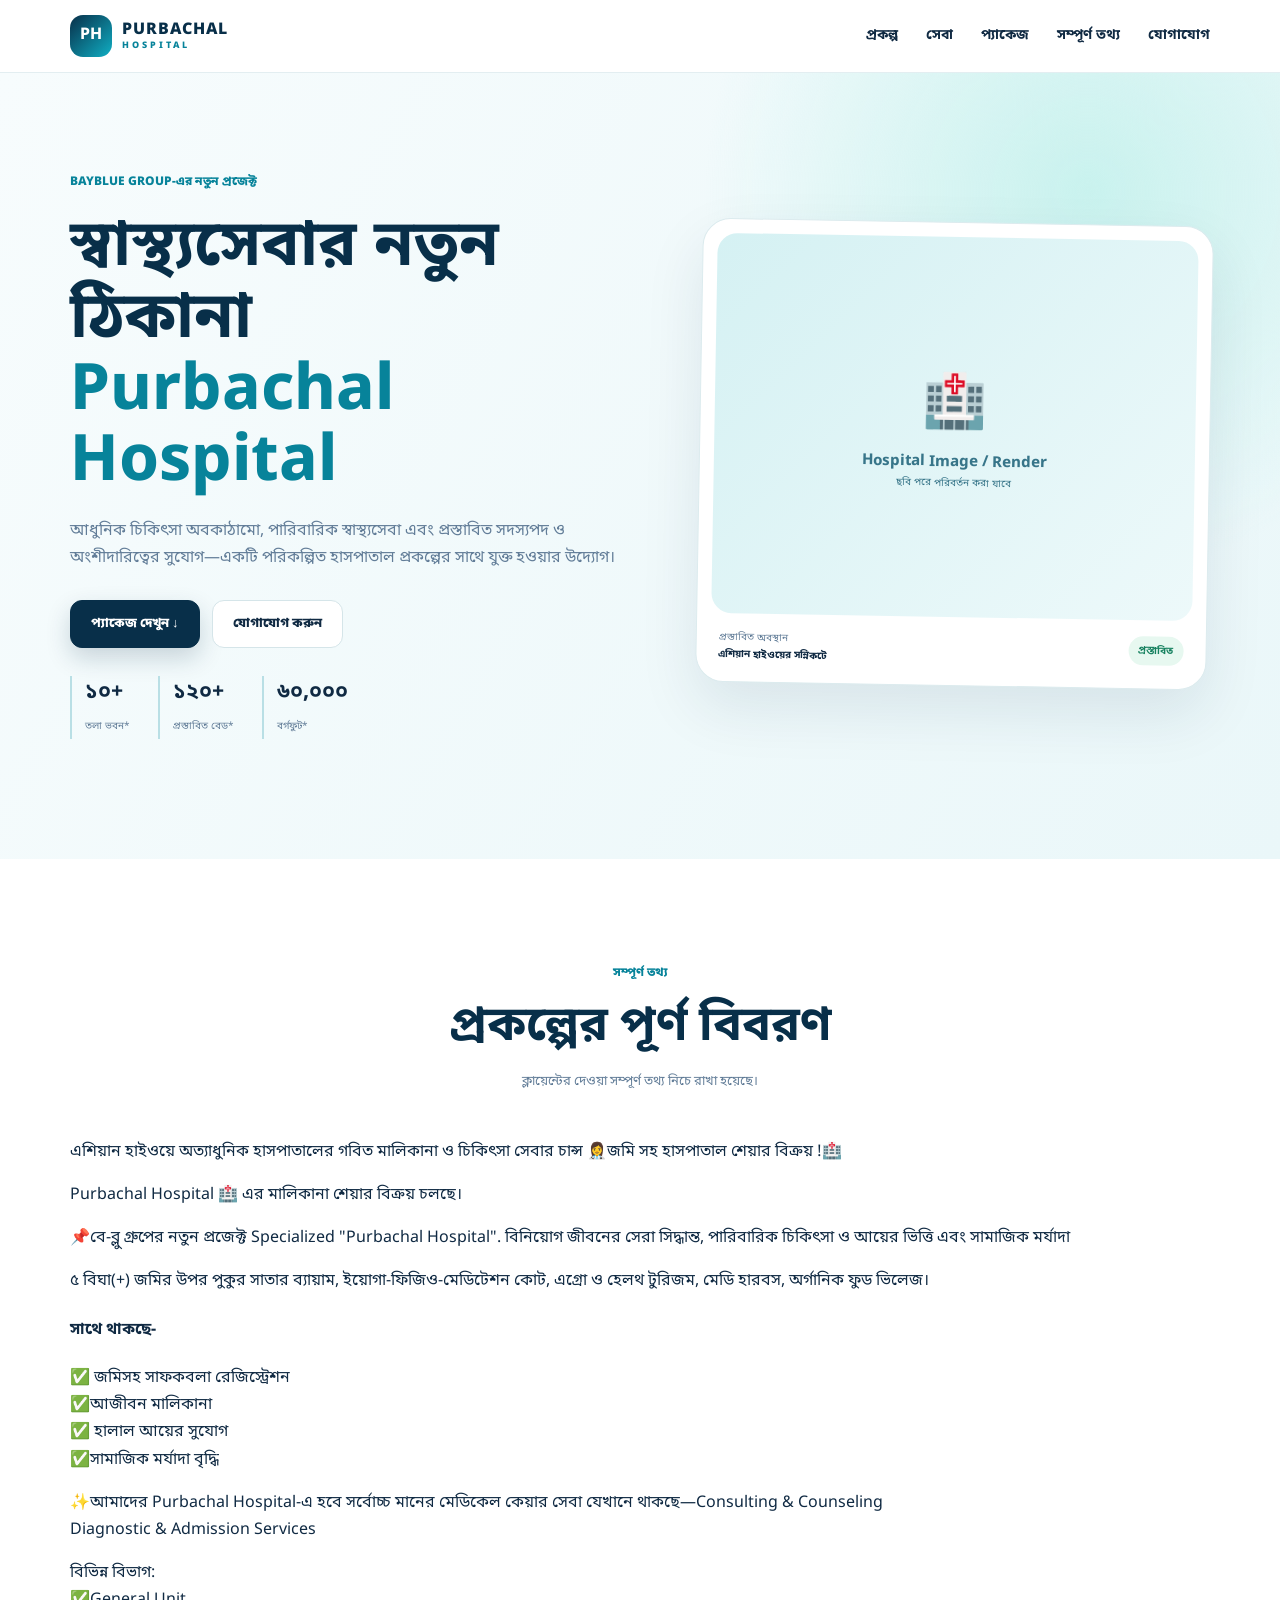
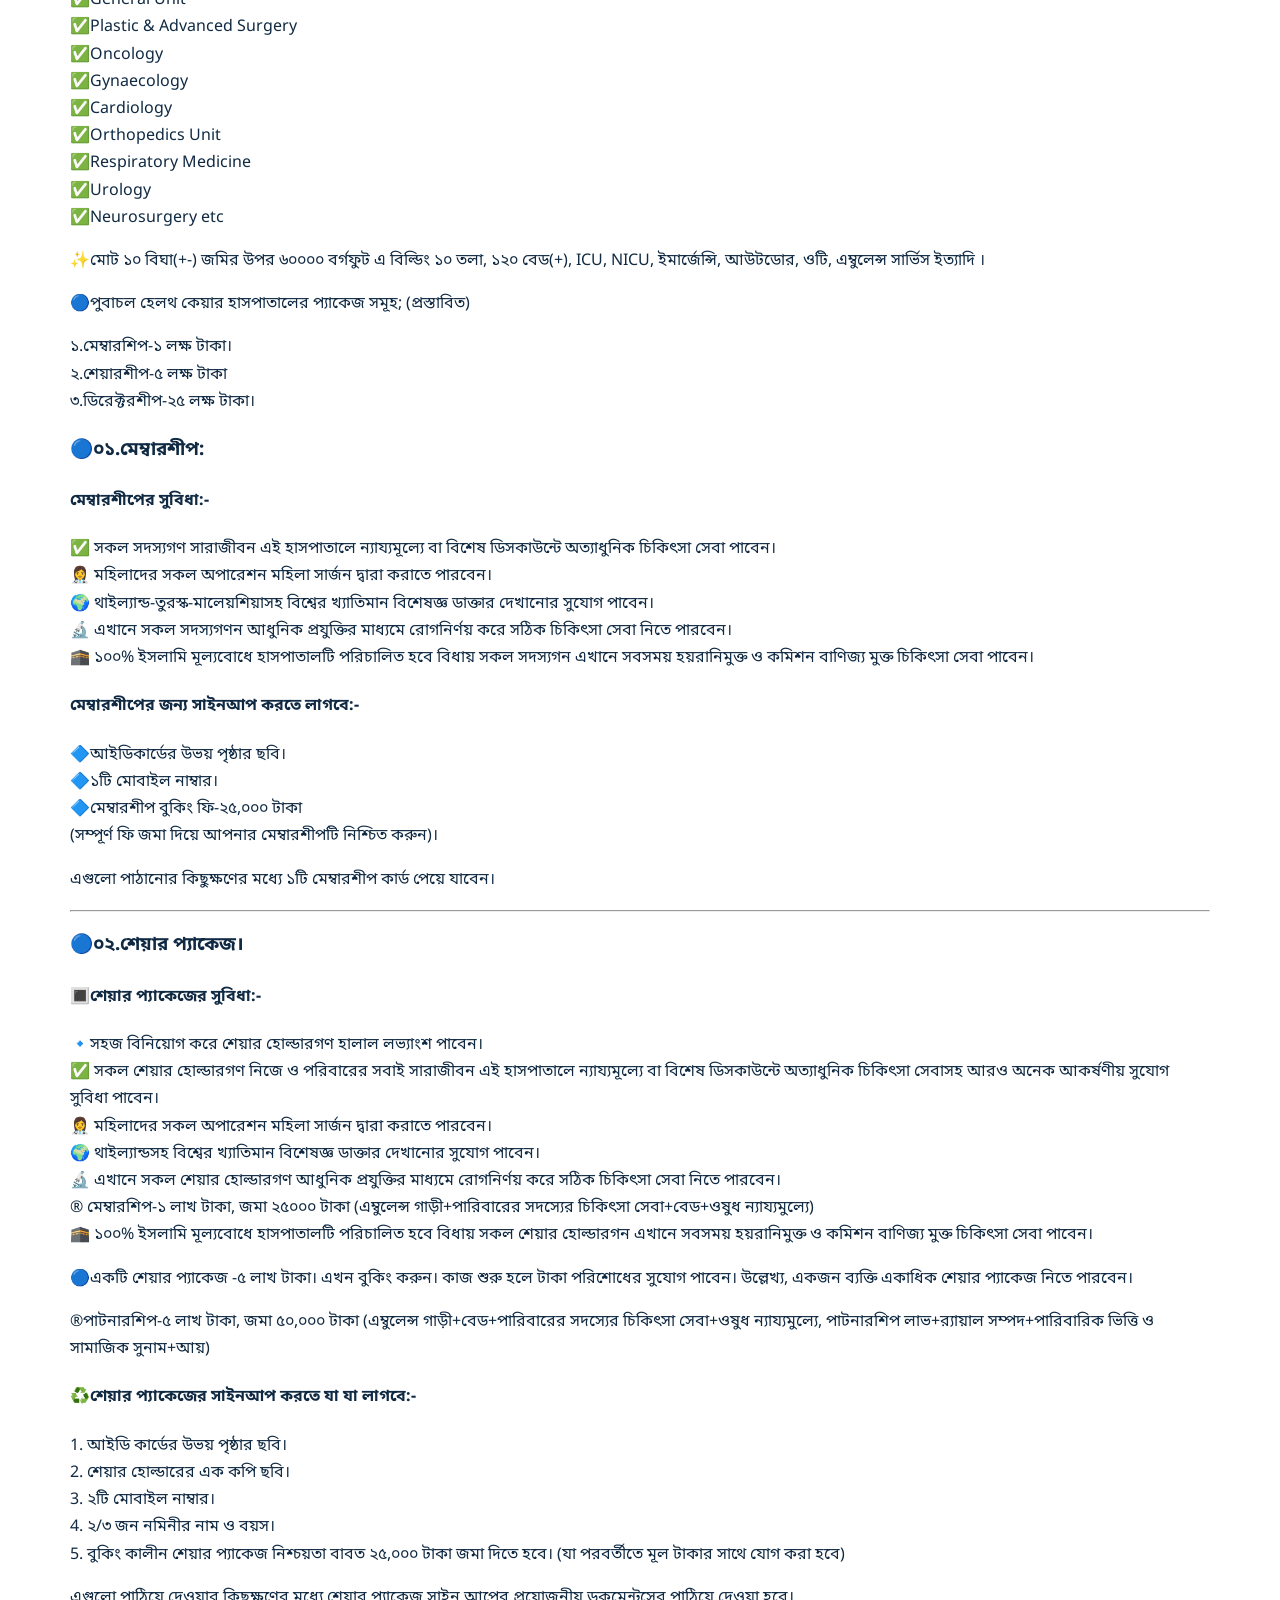
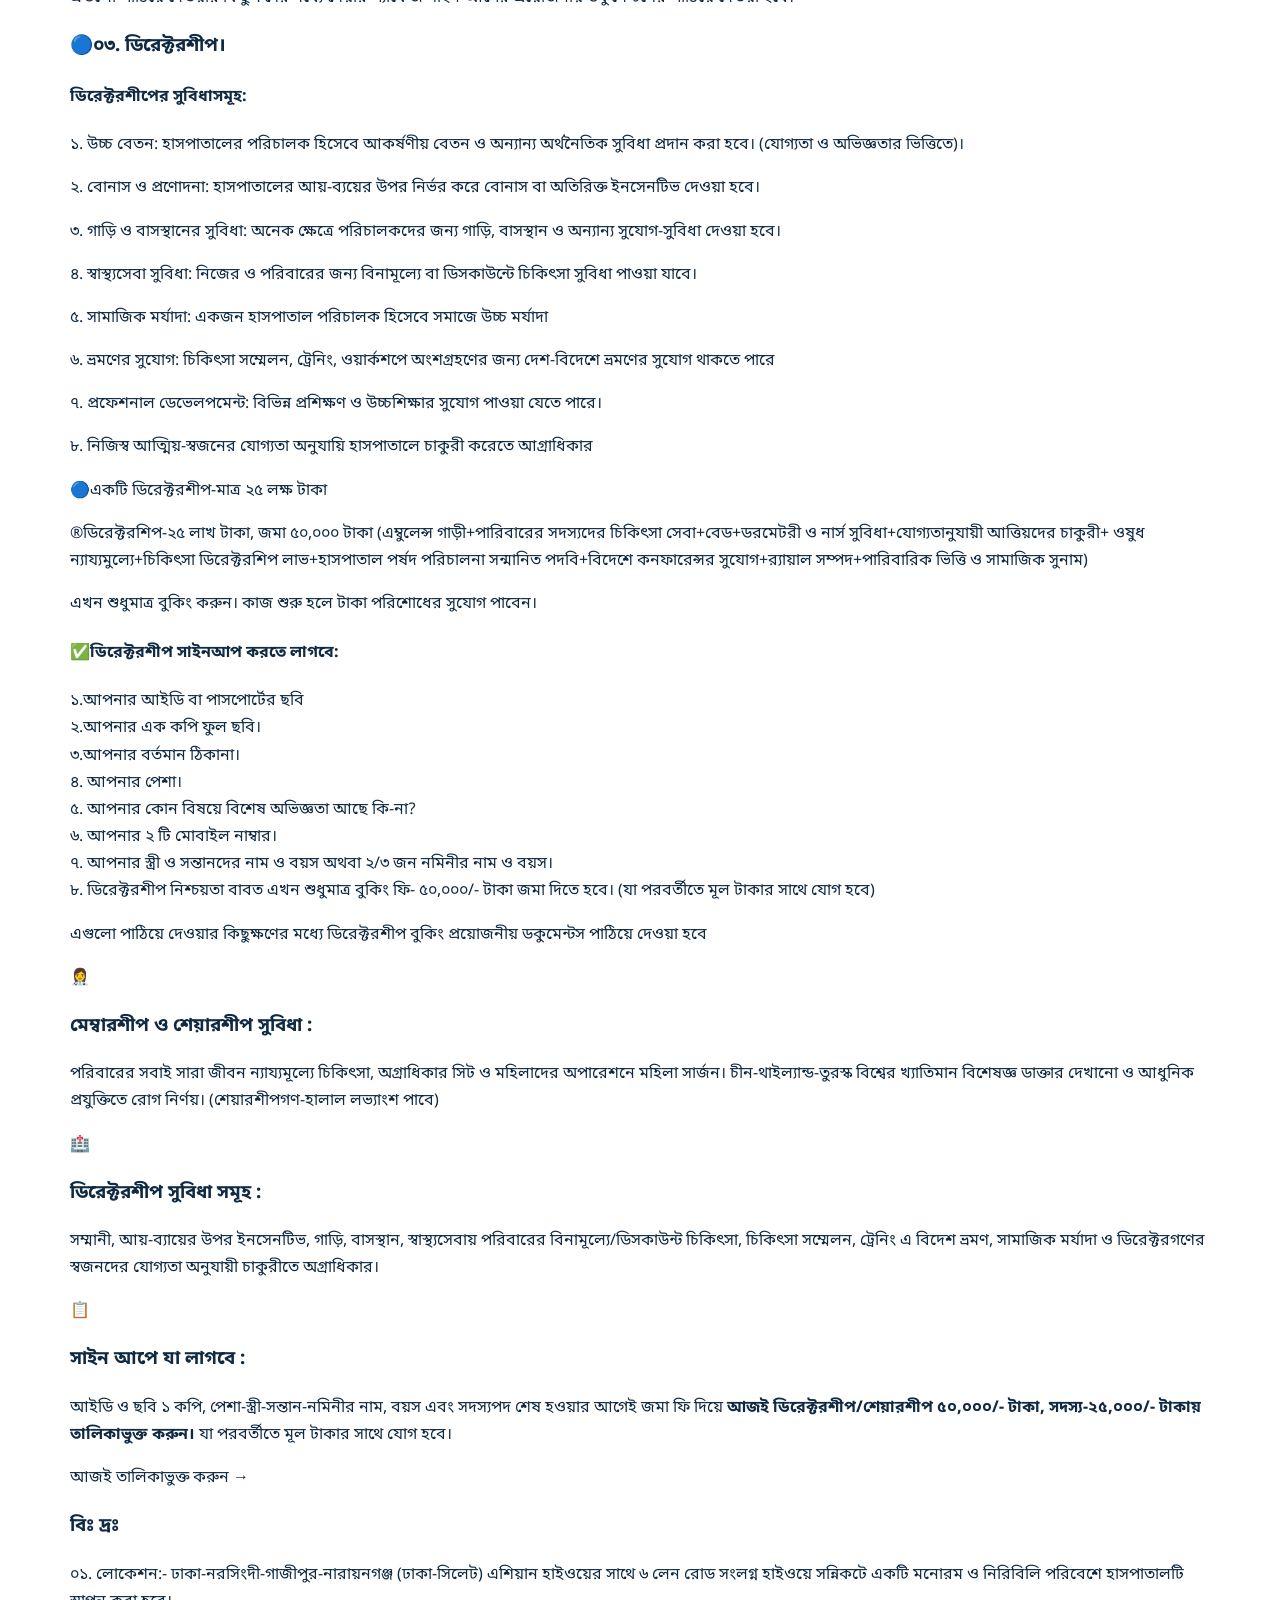
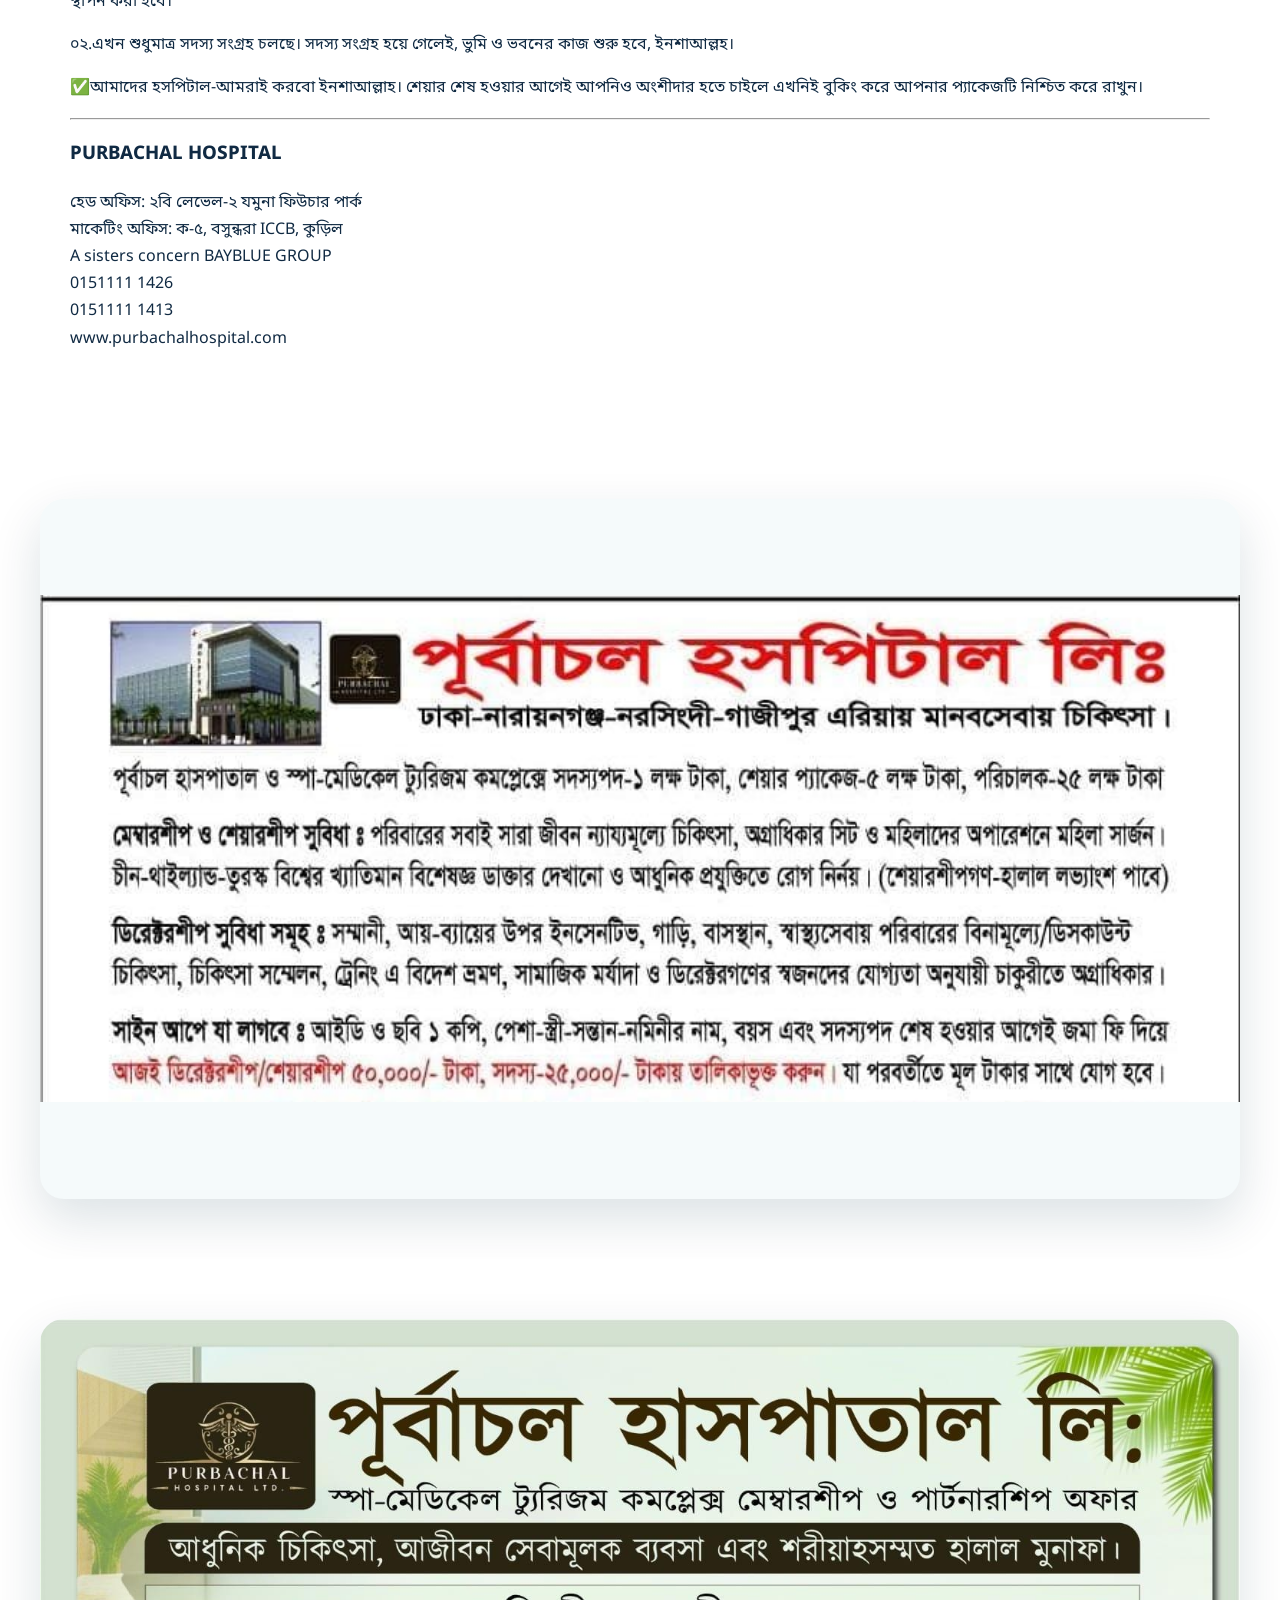
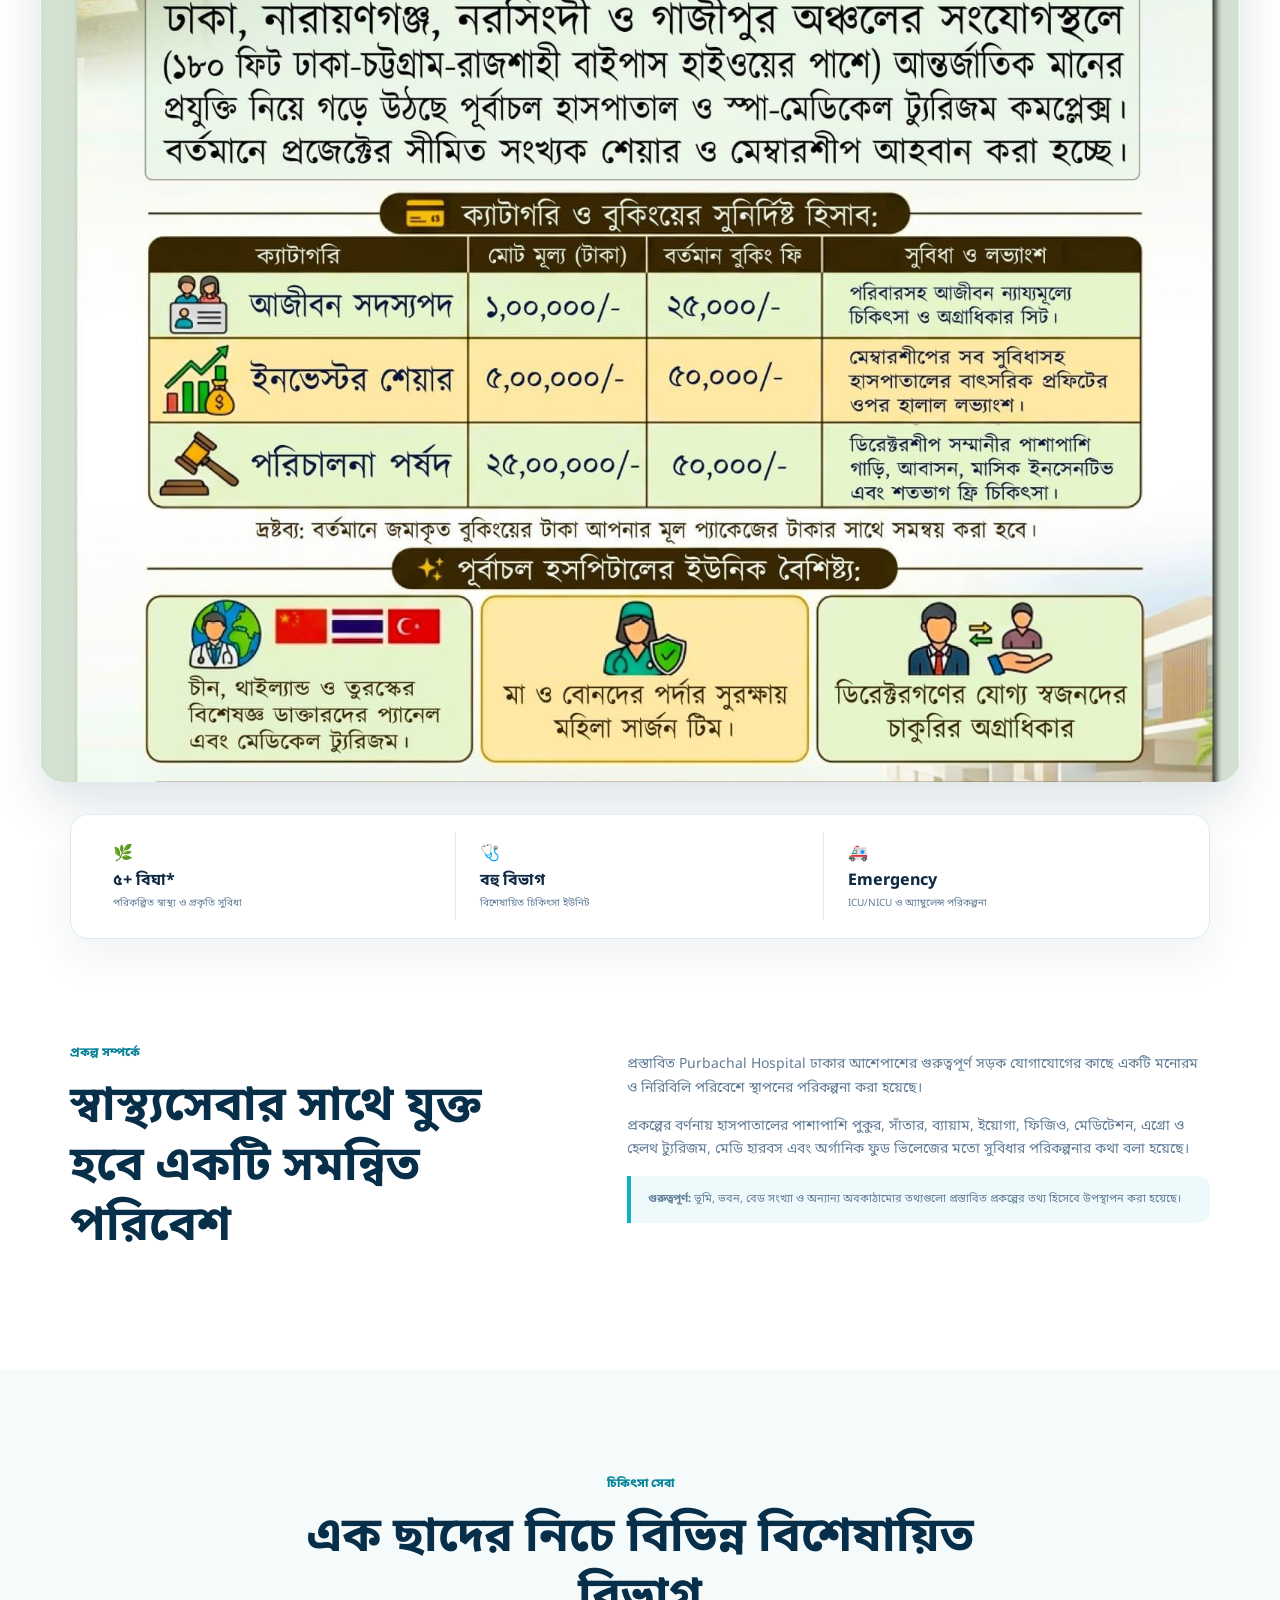
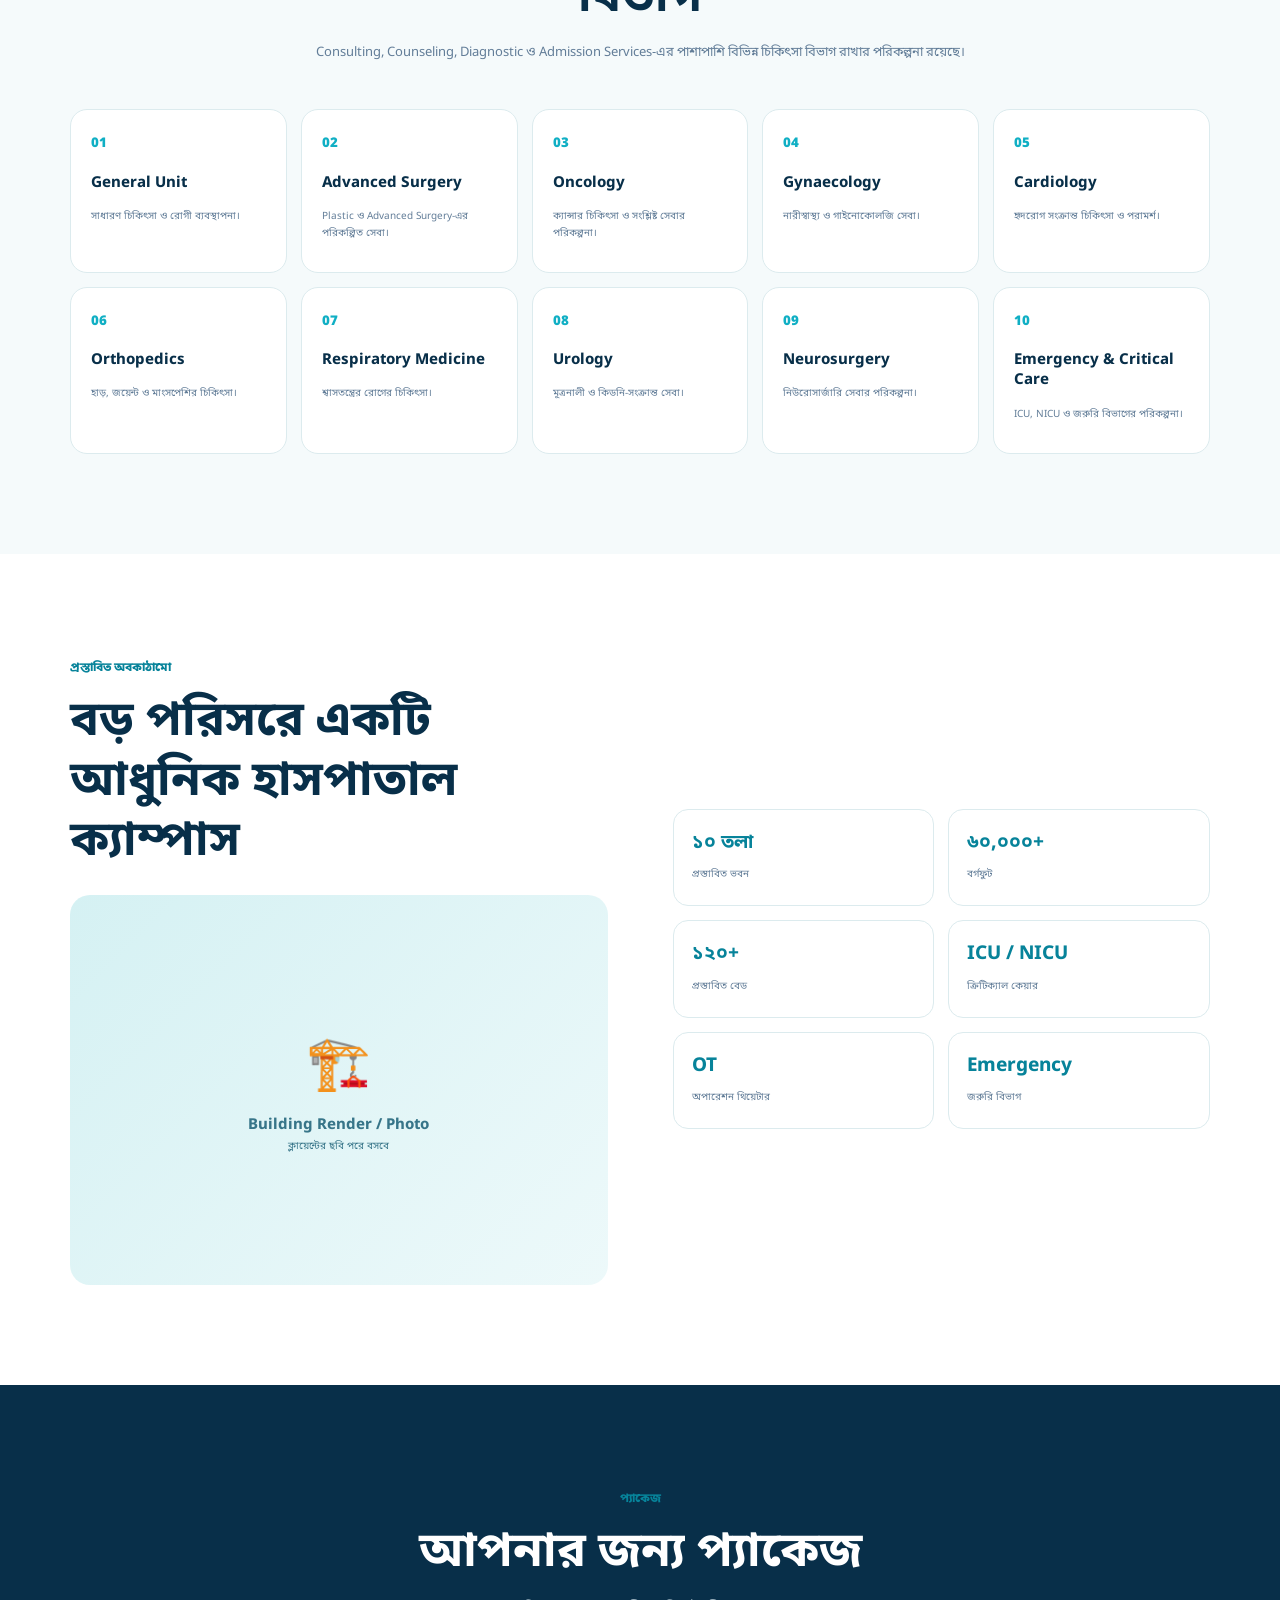
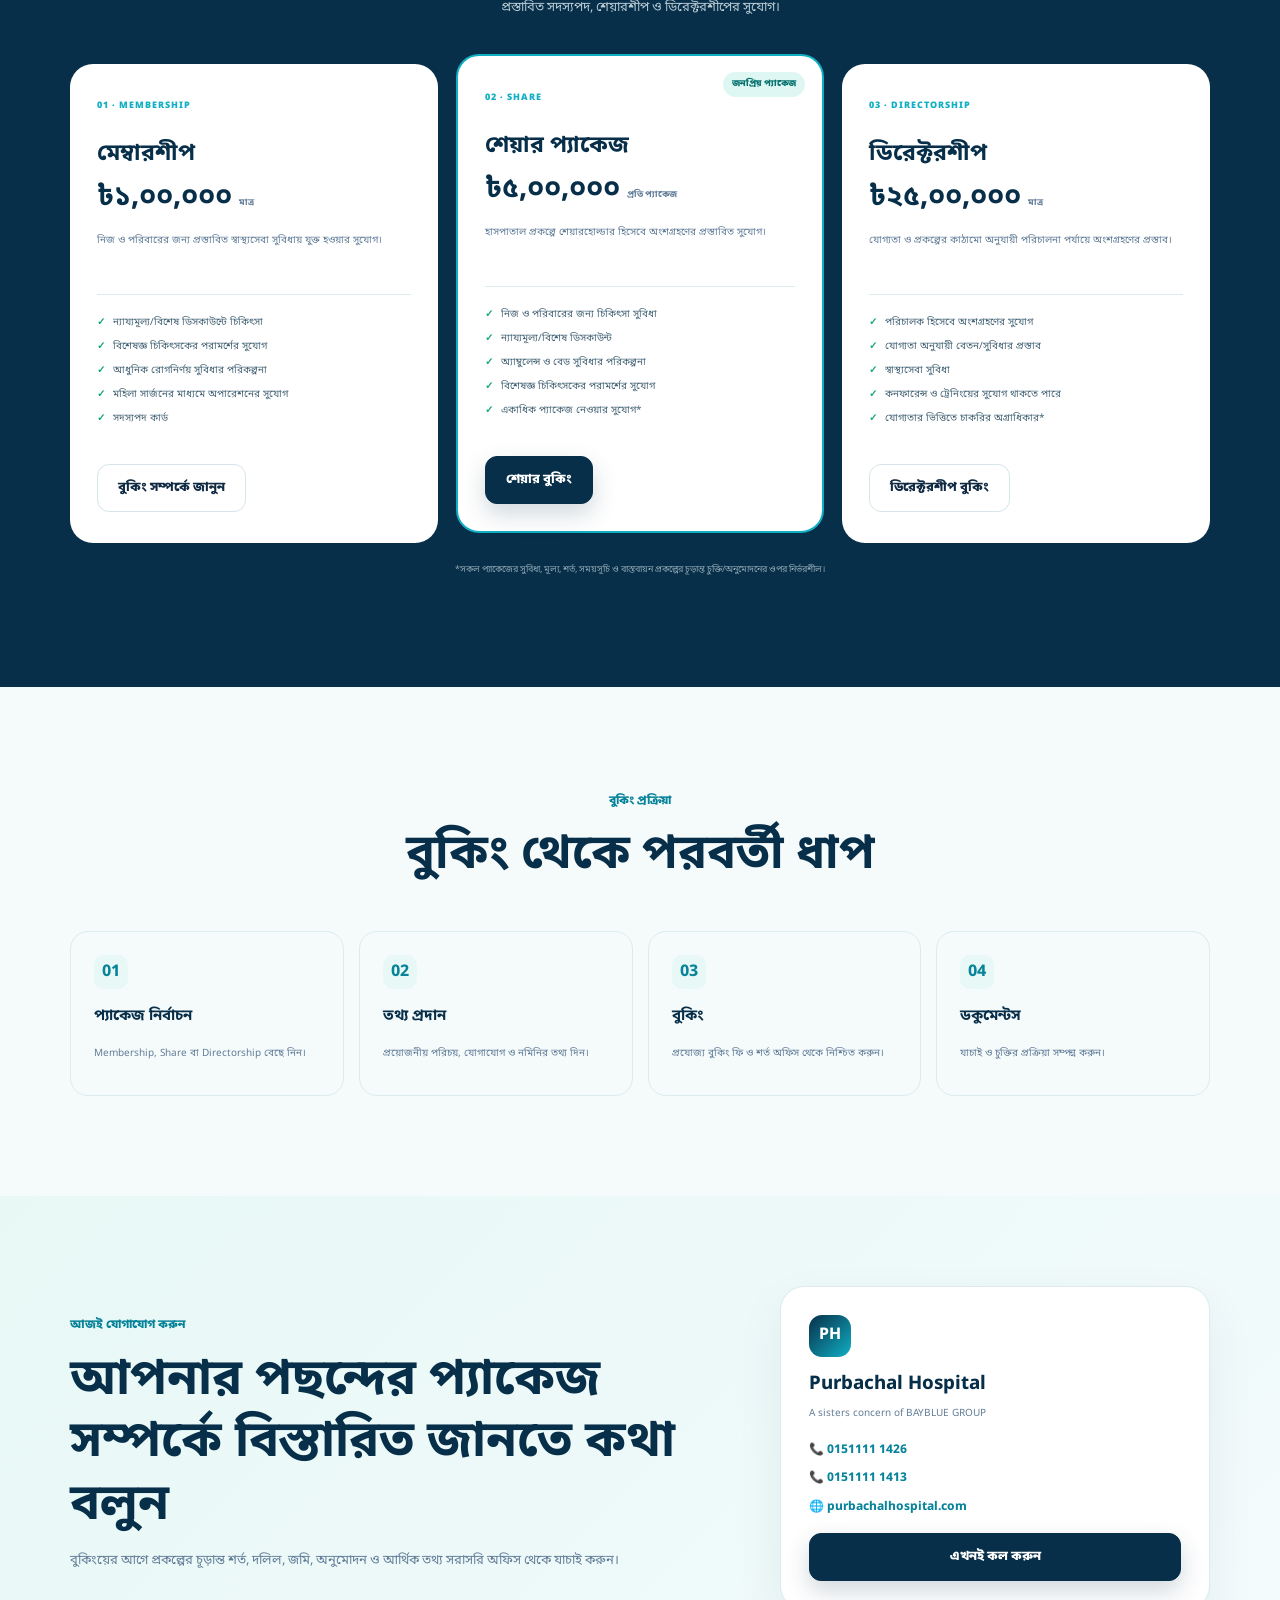
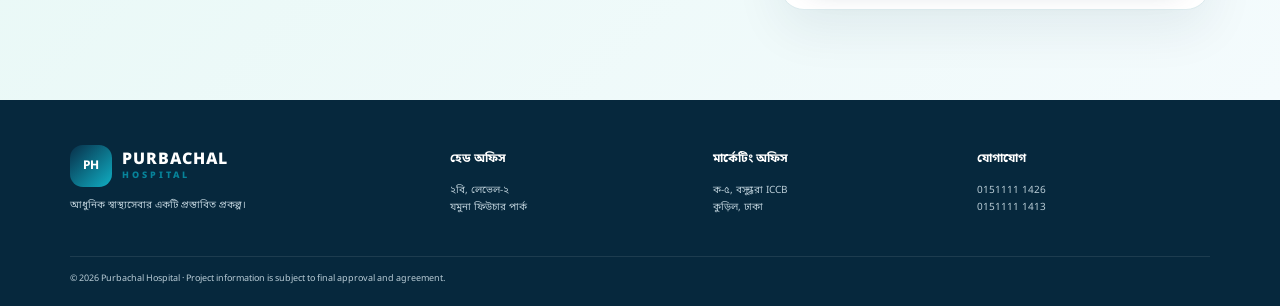
<file: index.html>
<!doctype html><html lang="bn"><head><meta charset="utf-8"><meta name="viewport" content="width=device-width,initial-scale=1"><title>Purbachal Hospital</title><link rel="preconnect" href="https://fonts.googleapis.com"><link rel="preconnect" href="https://fonts.gstatic.com" crossorigin><link href="https://fonts.googleapis.com/css2?family=Noto+Sans+Bengali:wght@400;500;600;700;800&display=swap" rel="stylesheet"><link rel="stylesheet" href="style.css"></head><body>
<header><div class="wrap nav"><a class="logo" href="#home"><b>PH</b><span>PURBACHAL<small>HOSPITAL</small></span></a><button id="menu">☰</button><nav id="nav"><a href="#about">প্রকল্প</a><a href="#services">সেবা</a><a href="#packages">প্যাকেজ</a><a href="#details">সম্পূর্ণ তথ্য</a><a href="#contact">যোগাযোগ</a></nav></div></header>
<main id="home">
  <section class="hero"><div class="wrap hero-grid"><div><em>BAYBLUE GROUP-এর নতুন প্রজেক্ট</em><h1>স্বাস্থ্যসেবার নতুন ঠিকানা<br><span>Purbachal Hospital</span></h1><p>আধুনিক চিকিৎসা অবকাঠামো, পারিবারিক স্বাস্থ্যসেবা এবং প্রস্তাবিত সদস্যপদ ও অংশীদারিত্বের সুযোগ—একটি পরিকল্পিত হাসপাতাল প্রকল্পের সাথে যুক্ত হওয়ার উদ্যোগ।</p><div class="actions"><a class="btn primary" href="#packages">প্যাকেজ দেখুন ↓</a><a class="btn" href="#contact">যোগাযোগ করুন</a></div><div class="numbers"><div><b>১০+</b><small>তলা ভবন*</small></div><div><b>১২০+</b><small>প্রস্তাবিত বেড*</small></div><div><b>৬০,০০০</b><small>বর্গফুট*</small></div></div></div><div class="mock"><div class="placeholder">🏥<b>Hospital Image / Render</b><small>ছবি পরে পরিবর্তন করা যাবে</small></div><div class="mock-foot"><span>প্রস্তাবিত অবস্থান<br><b>এশিয়ান হাইওয়ের সন্নিকটে</b></span><strong>প্রস্তাবিত</strong></div></div></div></section>

  <section class="section full-details" id="details"><div class="wrap"><div class="heading"><em>সম্পূর্ণ তথ্য</em><h2>প্রকল্পের পূর্ণ বিবরণ</h2><p>ক্লায়েন্টের দেওয়া সম্পূর্ণ তথ্য নিচে রাখা হয়েছে।</p></div>
<div class="detail-card"><p>এশিয়ান হাইওয়ে অত্যাধুনিক হাসপাতালের গবিত মালিকানা ও চিকিৎসা সেবার চান্স 👩‍⚕️জমি সহ হাসপাতাল শেয়ার বিক্রয় !🏥</p><p>Purbachal Hospital 🏥 এর মালিকানা শেয়ার বিক্রয় চলছে।</p><p>📌বে-ব্লু গ্রুপের নতুন প্রজেক্ট Specialized "Purbachal Hospital". বিনিয়োগ জীবনের সেরা সিদ্ধান্ত, পারিবারিক চিকিৎসা ও আয়ের ভিত্তি এবং সামাজিক মর্যাদা</p><p>৫ বিঘা(+) জমির উপর পুকুর সাতার ব্যায়াম, ইয়োগা-ফিজিও-মেডিটেশন কোট, এগ্রো ও হেলথ টুরিজম, মেডি হারবস, অর্গানিক ফুড ভিলেজ।</p><h4>সাথে থাকছে-</h4><p>✅ জমিসহ সাফকবলা রেজিস্ট্রেশন<br>✅আজীবন মালিকানা<br>✅ হালাল আয়ের সুযোগ<br>✅সামাজিক মর্যাদা বৃদ্ধি</p></div>
<div class="detail-card"><p>✨আমাদের Purbachal Hospital-এ হবে সর্বোচ্চ মানের মেডিকেল কেয়ার সেবা যেখানে থাকছে—Consulting &amp; Counseling<br>Diagnostic &amp; Admission Services</p><p>বিভিন্ন বিভাগ:<br> ✅General Unit<br> ✅Plastic &amp; Advanced Surgery<br> ✅Oncology<br> ✅Gynaecology<br> ✅Cardiology<br> ✅Orthopedics Unit<br> ✅Respiratory Medicine<br> ✅Urology<br> ✅Neurosurgery etc</p><p>✨মোট ১০ বিঘা(+-) জমির উপর ৬০০০০ বর্গফুট এ বিল্ডিং ১০ তলা, ১২০ বেড(+), ICU, NICU, ইমার্জেন্সি, আউটডোর, ওটি, এম্বুলেন্স সার্ভিস ইত্যাদি ।</p></div>
<div class="detail-card"><p>🔵পুবাচল হেলথ কেয়ার হাসপাতালের প্যাকেজ সমূহ; (প্রস্তাবিত)</p><p>১.মেম্বারশিপ-১ লক্ষ টাকা।<br>২.শেয়ারশীপ-৫ লক্ষ টাকা<br>৩.ডিরেক্টরশীপ-২৫ লক্ষ টাকা।</p></div>
<div class="detail-card"><h3>🔵০১.মেম্বারশীপ:</h3><h4>মেম্বারশীপের সুবিধা:-</h4><p>✅ সকল সদস্যগণ সারাজীবন এই হাসপাতালে ন্যায্যমূল্যে বা বিশেষ ডিসকাউন্টে অত্যাধুনিক চিকিৎসা সেবা পাবেন।<br>👩‍⚕️ মহিলাদের সকল অপারেশন মহিলা সার্জন দ্বারা করাতে পারবেন।<br>🌍 থাইল্যান্ড-তুরস্ক-মালেয়শিয়াসহ বিশ্বের খ্যাতিমান বিশেষজ্ঞ ডাক্তার দেখানোর সুযোগ পাবেন।<br>🔬 এখানে সকল সদস্যগণন আধুনিক প্রযুক্তির মাধ্যমে রোগনির্ণয় করে সঠিক চিকিৎসা সেবা নিতে পারবেন।<br>🕋 ১০০% ইসলামি মূল্যবোধে হাসপাতালটি পরিচালিত হবে বিধায় সকল সদস্যগন এখানে সবসময় হয়রানিমুক্ত ও কমিশন বাণিজ্য মুক্ত চিকিৎসা সেবা পাবেন।</p><h4>মেম্বারশীপের জন্য সাইনআপ করতে লাগবে:-</h4><p>🔷আইডিকার্ডের উভয় পৃষ্ঠার ছবি।<br>🔷১টি মোবাইল নাম্বার।<br>🔷মেম্বারশীপ বুকিং ফি-২৫,০০০ টাকা<br>(সম্পূর্ণ ফি জমা দিয়ে আপনার মেম্বারশীপটি নিশ্চিত করুন)।</p><p>এগুলো পাঠানোর কিছুক্ষণের মধ্যে ১টি মেম্বারশীপ কার্ড পেয়ে যাবেন।</p><hr><h3>🔵০২.শেয়ার প্যাকেজ।</h3><h4>🔳শেয়ার প্যাকেজের সুবিধা:-</h4><p>🔹সহজ বিনিয়োগ করে শেয়ার হোল্ডারগণ হালাল লভ্যাংশ পাবেন।<br>✅ সকল শেয়ার হোল্ডারগণ নিজে ও পরিবারের সবাই সারাজীবন এই হাসপাতালে ন্যায্যমূল্যে বা বিশেষ ডিসকাউন্টে অত্যাধুনিক চিকিৎসা সেবাসহ আরও অনেক আকর্ষণীয় সুযোগ সুবিধা পাবেন।<br>👩‍⚕️ মহিলাদের সকল অপারেশন মহিলা সার্জন দ্বারা করাতে পারবেন।<br>🌍 থাইল্যান্ডসহ বিশ্বের খ্যাতিমান বিশেষজ্ঞ ডাক্তার দেখানোর সুযোগ পাবেন।<br>🔬 এখানে সকল শেয়ার হোল্ডারগণ আধুনিক প্রযুক্তির মাধ্যমে রোগনির্ণয় করে সঠিক চিকিৎসা সেবা নিতে পারবেন।<br>® মেম্বারশিপ-১ লাখ টাকা, জমা ২৫০০০ টাকা (এম্বুলেন্স গাড়ী+পারিবারের সদস্যের চিকিৎসা সেবা+বেড+ওষুধ ন্যায্যমুল্যে)<br>🕋 ১০০% ইসলামি মূল্যবোধে হাসপাতালটি পরিচালিত হবে বিধায় সকল শেয়ার হোল্ডারগন এখানে সবসময় হয়রানিমুক্ত ও কমিশন বাণিজ্য মুক্ত চিকিৎসা সেবা পাবেন।</p><p>🔵একটি শেয়ার প্যাকেজ -৫ লাখ টাকা। এখন বুকিং করুন। কাজ শুরু হলে টাকা পরিশোধের সুযোগ পাবেন। উল্লেখ্য, একজন ব্যক্তি একাধিক শেয়ার প্যাকেজ নিতে পারবেন।</p><p>®পাটনারশিপ-৫ লাখ টাকা, জমা ৫০,০০০ টাকা (এম্বুলেন্স গাড়ী+বেড+পারিবারের সদস্যের চিকিৎসা সেবা+ওষুধ ন্যায্যমুল্যে, পাটনারশিপ লাভ+র‍্যায়াল সম্পদ+পারিবারিক ভিত্তি ও সামাজিক সুনাম+আয়)</p><h4>♻️শেয়ার প্যাকেজের সাইনআপ করতে যা যা লাগবে:-</h4><p>1. আইডি কার্ডের উভয় পৃষ্ঠার ছবি।<br>2. শেয়ার হোল্ডারের এক কপি ছবি।<br>3. ২টি মোবাইল নাম্বার।<br>4. ২/৩ জন নমিনীর নাম ও বয়স।<br>5. বুকিং কালীন শেয়ার প্যাকেজ নিশ্চয়তা বাবত ২৫,০০০ টাকা জমা দিতে হবে। (যা পরবর্তীতে মূল টাকার সাথে যোগ করা হবে)</p><p>এগুলো পাঠিয়ে দেওয়ার কিছুক্ষণের মধ্যে শেয়ার প্যাকেজ সাইন আপের প্রয়োজনীয় ডকুমেন্টসের পাঠিয়ে দেওয়া হবে।</p></div>
<div class="detail-card"><h3>🔵০৩. ডিরেক্টরশীপ।</h3><h4>ডিরেক্টরশীপের সুবিধাসমূহ:</h4><p>১. উচ্চ বেতন: হাসপাতালের পরিচালক হিসেবে আকর্ষণীয় বেতন ও অন্যান্য অর্থনৈতিক সুবিধা প্রদান করা হবে। (যোগ্যতা ও অভিজ্ঞতার ভিত্তিতে)।</p><p>২. বোনাস ও প্রণোদনা: হাসপাতালের আয়-ব্যয়ের উপর নির্ভর করে বোনাস বা অতিরিক্ত ইনসেনটিভ দেওয়া হবে।</p><p>৩. গাড়ি ও বাসস্থানের সুবিধা: অনেক ক্ষেত্রে পরিচালকদের জন্য গাড়ি, বাসস্থান ও অন্যান্য সুযোগ-সুবিধা দেওয়া হবে।</p><p>৪. স্বাস্থ্যসেবা সুবিধা: নিজের ও পরিবারের জন্য বিনামূল্যে বা ডিসকাউন্টে চিকিৎসা সুবিধা পাওয়া যাবে।</p><p>৫. সামাজিক মর্যাদা: একজন হাসপাতাল পরিচালক হিসেবে সমাজে উচ্চ মর্যাদা</p><p>৬. ভ্রমণের সুযোগ: চিকিৎসা সম্মেলন, ট্রেনিং, ওয়ার্কশপে অংশগ্রহণের জন্য দেশ-বিদেশে ভ্রমণের সুযোগ থাকতে পারে</p><p>৭. প্রফেশনাল ডেভেলপমেন্ট: বিভিন্ন প্রশিক্ষণ ও উচ্চশিক্ষার সুযোগ পাওয়া যেতে পারে।</p><p>৮. নিজিস্ব আত্মিয়-স্বজনের যোগ্যতা অনুযায়ি হাসপাতালে চাকুরী করেতে আগ্রাধিকার</p><p>🔵একটি ডিরেক্টরশীপ-মাত্র ২৫ লক্ষ টাকা</p><p>®ডিরেক্টরশিপ-২৫ লাখ টাকা, জমা ৫০,০০০ টাকা (এম্বুলেন্স গাড়ী+পারিবারের সদস্যদের চিকিৎসা সেবা+বেড+ডরমেটরী ও নার্স সুবিধা+যোগ্যতানুযায়ী আত্তিয়দের চাকুরী+ ওষুধ ন্যায্যমুল্যে+চিকিৎসা ডিরেক্টরশিপ লাভ+হাসপাতাল পর্ষদ পরিচালনা সন্মানিত পদবি+বিদেশে কনফারেন্সর সুযোগ+র‍্যায়াল সম্পদ+পারিবারিক ভিত্তি ও সামাজিক সুনাম)</p><p>এখন শুধুমাত্র বুকিং করুন। কাজ শুরু হলে টাকা পরিশোধের সুযোগ পাবেন।</p><h4>✅ডিরেক্টরশীপ সাইনআপ করতে লাগবে:</h4><p>১.আপনার আইডি বা পাসপোর্টের ছবি<br>২.আপনার এক কপি ফুল ছবি।<br>৩.আপনার বর্তমান ঠিকানা।<br>৪. আপনার পেশা।<br>৫. আপনার কোন বিষয়ে বিশেষ অভিজ্ঞতা আছে কি-না?<br>৬. আপনার ২ টি মোবাইল নাম্বার।<br>৭. আপনার স্ত্রী ও সন্তানদের নাম ও বয়স অথবা ২/৩ জন নমিনীর নাম ও বয়স।<br>৮. ডিরেক্টরশীপ নিশ্চয়তা বাবত এখন শুধুমাত্র বুকিং ফি- ৫০,০০০/- টাকা জমা দিতে হবে। (যা পরবর্তীতে মূল টাকার সাথে যোগ হবে)</p><p>এগুলো পাঠিয়ে দেওয়ার কিছুক্ষণের মধ্যে ডিরেক্টরশীপ বুকিং প্রয়োজনীয় ডকুমেন্টস পাঠিয়ে দেওয়া হবে</p></div>
<div class="detail-card"><div class="container">

    <div class="promo-card">

      <div class="promo-content-grid">

        <!-- Membership & Share -->
        <div class="promo-info-card">
          <div class="promo-icon">👩‍⚕️</div>

          <h3>মেম্বারশীপ ও শেয়ারশীপ সুবিধা :</h3>

          <p>
            পরিবারের সবাই সারা জীবন ন্যায্যমূল্যে চিকিৎসা,
            অগ্রাধিকার সিট ও মহিলাদের অপারেশনে মহিলা সার্জন।
            চীন-থাইল্যান্ড-তুরস্ক বিশ্বের খ্যাতিমান বিশেষজ্ঞ ডাক্তার
            দেখানো ও আধুনিক প্রযুক্তিতে রোগ নির্ণয়।
            <span class="promo-note">(শেয়ারশীপগণ-হালাল লভ্যাংশ পাবে)</span>
          </p>
        </div>

        <!-- Directorship -->
        <div class="promo-info-card">
          <div class="promo-icon">🏥</div>

          <h3>ডিরেক্টরশীপ সুবিধা সমূহ :</h3>

          <p>
            সম্মানী, আয়-ব্যায়ের উপর ইনসেনটিভ, গাড়ি, বাসস্থান,
            স্বাস্থ্যসেবায় পরিবারের বিনামূল্যে/ডিসকাউন্ট চিকিৎসা,
            চিকিৎসা সম্মেলন, ট্রেনিং এ বিদেশ ভ্রমণ, সামাজিক মর্যাদা
            ও ডিরেক্টরগণের স্বজনদের যোগ্যতা অনুযায়ী চাকুরীতে অগ্রাধিকার।
          </p>
        </div>

      </div>

      <!-- Signup -->
      <div class="promo-signup">

        <div class="promo-signup-title">
          <span>📋</span>
          <h3>সাইন আপে যা লাগবে :</h3>
        </div>

        <p>
          আইডি ও ছবি ১ কপি, পেশা-স্ত্রী-সন্তান-নমিনীর নাম,
          বয়স এবং সদস্যপদ শেষ হওয়ার আগেই জমা ফি দিয়ে
          <strong>
            আজই ডিরেক্টরশীপ/শেয়ারশীপ ৫০,০০০/- টাকা,
            সদস্য-২৫,০০০/- টাকায় তালিকাভুক্ত করুন।
          </strong>
          যা পরবর্তীতে মূল টাকার সাথে যোগ হবে।
        </p>

        <a href="#contact" class="promo-button">
          আজই তালিকাভুক্ত করুন →
        </a>

      </div>

    </div>

  </div></div>
<div class="detail-card"><h3>বিঃ দ্রঃ</h3><p>০১. লোকেশন:- ঢাকা-নরসিংদী-গাজীপুর-নারায়নগঞ্জ (ঢাকা-সিলেট) এশিয়ান হাইওয়ের সাথে ৬ লেন রোড সংলগ্ন হাইওয়ে সন্নিকটে একটি মনোরম ও নিরিবিলি পরিবেশে হাসপাতালটি স্থাপন করা হবে।</p><p>০২.এখন শুধুমাত্র সদস্য সংগ্রহ চলছে। সদস্য সংগ্রহ হয়ে গেলেই, ভুমি ও ভবনের কাজ শুরু হবে, ইনশাআল্লহ।</p><p class="closing">✅আমাদের হসপিটাল-আমরাই করবো ইনশাআল্লাহ। শেয়ার শেষ হওয়ার আগেই আপনিও অংশীদার হতে চাইলে এখনিই বুকিং করে আপনার প্যাকেজটি নিশ্চিত করে রাখুন।</p><hr><h3>PURBACHAL HOSPITAL</h3><p>হেড অফিস: ২বি লেভেল-২ যমুনা ফিউচার পার্ক<br>মাকেটিং অফিস: ক-৫, বসুন্ধরা ICCB, কুড়িল<br>A sisters concern BAYBLUE GROUP<br>0151111 1426<br>0151111 1413<br>www.purbachalhospital.com</p></div>
</div></section>

<section class="page-image-section page-image-top">
  <div class="container">
    <div class="page-image-wrap">
      <img
        src="A.jpeg"
        alt="Purbachal Hospital"
        class="page-middle-image"
      />
    </div>
  </div>
</section>


<!-- BOTTOM MIDDLE IMAGE -->
<section class="page-image-section page-image-bottom">
  <div class="container">
    <div class="page-image-wrap">
      <img
        src="B.jpeg"
        alt="Purbachal Hospital Project"
        class="page-middle-image"
      />
    </div>
  </div>
</section>

  <section class="quick"><div class="wrap quick-grid"><div>🌿 <b>৫+ বিঘা*</b><small>পরিকল্পিত স্বাস্থ্য ও প্রকৃতি সুবিধা</small></div><div>🩺 <b>বহু বিভাগ</b><small>বিশেষায়িত চিকিৎসা ইউনিট</small></div><div>🚑 <b>Emergency</b><small>ICU/NICU ও অ্যাম্বুলেন্স পরিকল্পনা</small></div></div></section>

  <section class="section" id="about"><div class="wrap split"><div><em>প্রকল্প সম্পর্কে</em><h2>স্বাস্থ্যসেবার সাথে যুক্ত হবে একটি সমন্বিত পরিবেশ</h2></div><div class="copy"><p>প্রস্তাবিত Purbachal Hospital ঢাকার আশেপাশের গুরুত্বপূর্ণ সড়ক যোগাযোগের কাছে একটি মনোরম ও নিরিবিলি পরিবেশে স্থাপনের পরিকল্পনা করা হয়েছে।</p><p>প্রকল্পের বর্ণনায় হাসপাতালের পাশাপাশি পুকুর, সাঁতার, ব্যায়াম, ইয়োগা, ফিজিও, মেডিটেশন, এগ্রো ও হেলথ ট্যুরিজম, মেডি হারবস এবং অর্গানিক ফুড ভিলেজের মতো সুবিধার পরিকল্পনার কথা বলা হয়েছে।</p><div class="note"><b>গুরুত্বপূর্ণ:</b> ভূমি, ভবন, বেড সংখ্যা ও অন্যান্য অবকাঠামোর তথ্যগুলো প্রস্তাবিত প্রকল্পের তথ্য হিসেবে উপস্থাপন করা হয়েছে।</div></div></div></section>

  <section class="section soft" id="services"><div class="wrap"><div class="heading"><em>চিকিৎসা সেবা</em><h2>এক ছাদের নিচে বিভিন্ন বিশেষায়িত বিভাগ</h2><p>Consulting, Counseling, Diagnostic ও Admission Services-এর পাশাপাশি বিভিন্ন চিকিৎসা বিভাগ রাখার পরিকল্পনা রয়েছে।</p></div><div class="services"><article><small>01</small><h3>General Unit</h3><p>সাধারণ চিকিৎসা ও রোগী ব্যবস্থাপনা।</p></article><article><small>02</small><h3>Advanced Surgery</h3><p>Plastic ও Advanced Surgery-এর পরিকল্পিত সেবা।</p></article><article><small>03</small><h3>Oncology</h3><p>ক্যান্সার চিকিৎসা ও সংশ্লিষ্ট সেবার পরিকল্পনা।</p></article><article><small>04</small><h3>Gynaecology</h3><p>নারীস্বাস্থ্য ও গাইনোকোলজি সেবা।</p></article><article><small>05</small><h3>Cardiology</h3><p>হৃদরোগ সংক্রান্ত চিকিৎসা ও পরামর্শ।</p></article><article><small>06</small><h3>Orthopedics</h3><p>হাড়, জয়েন্ট ও মাংসপেশির চিকিৎসা।</p></article><article><small>07</small><h3>Respiratory Medicine</h3><p>শ্বাসতন্ত্রের রোগের চিকিৎসা।</p></article><article><small>08</small><h3>Urology</h3><p>মূত্রনালী ও কিডনি-সংক্রান্ত সেবা।</p></article><article><small>09</small><h3>Neurosurgery</h3><p>নিউরোসার্জারি সেবার পরিকল্পনা।</p></article><article><small>10</small><h3>Emergency & Critical Care</h3><p>ICU, NICU ও জরুরি বিভাগের পরিকল্পনা।</p></article></div></div></section>

  <section class="section"><div class="wrap infra"><div><em>প্রস্তাবিত অবকাঠামো</em><h2>বড় পরিসরে একটি আধুনিক হাসপাতাল ক্যাম্পাস</h2><div class="placeholder tall">🏗️<b>Building Render / Photo</b><small>ক্লায়েন্টের ছবি পরে বসবে</small></div></div><div class="infra-list"><div><b>১০ তলা</b><span>প্রস্তাবিত ভবন</span></div><div><b>৬০,০০০+</b><span>বর্গফুট</span></div><div><b>১২০+</b><span>প্রস্তাবিত বেড</span></div><div><b>ICU / NICU</b><span>ক্রিটিক্যাল কেয়ার</span></div><div><b>OT</b><span>অপারেশন থিয়েটার</span></div><div><b>Emergency</b><span>জরুরি বিভাগ</span></div></div></div></section>

  <section class="section dark" id="packages"><div class="wrap"><div class="heading light"><em>প্যাকেজ</em><h2>আপনার জন্য প্যাকেজ</h2><p>প্রস্তাবিত সদস্যপদ, শেয়ারশীপ ও ডিরেক্টরশীপের সুযোগ।</p></div><div class="packages"><article><label>01 · MEMBERSHIP</label><h3>মেম্বারশীপ</h3><strong>৳১,০০,০০০ <small>মাত্র</small></strong><p>নিজ ও পরিবারের জন্য প্রস্তাবিত স্বাস্থ্যসেবা সুবিধায় যুক্ত হওয়ার সুযোগ।</p><ul><li>ন্যায্যমূল্য/বিশেষ ডিসকাউন্টে চিকিৎসা</li><li>বিশেষজ্ঞ চিকিৎসকের পরামর্শের সুযোগ</li><li>আধুনিক রোগনির্ণয় সুবিধার পরিকল্পনা</li><li>মহিলা সার্জনের মাধ্যমে অপারেশনের সুযোগ</li><li>সদস্যপদ কার্ড</li></ul><a class="btn" href="#contact">বুকিং সম্পর্কে জানুন</a></article><article class="featured"><i>জনপ্রিয় প্যাকেজ</i><label>02 · SHARE</label><h3>শেয়ার প্যাকেজ</h3><strong>৳৫,০০,০০০ <small>প্রতি প্যাকেজ</small></strong><p>হাসপাতাল প্রকল্পে শেয়ারহোল্ডার হিসেবে অংশগ্রহণের প্রস্তাবিত সুযোগ।</p><ul><li>নিজ ও পরিবারের জন্য চিকিৎসা সুবিধা</li><li>ন্যায্যমূল্য/বিশেষ ডিসকাউন্ট</li><li>অ্যাম্বুলেন্স ও বেড সুবিধার পরিকল্পনা</li><li>বিশেষজ্ঞ চিকিৎসকের পরামর্শের সুযোগ</li><li>একাধিক প্যাকেজ নেওয়ার সুযোগ*</li></ul><a class="btn primary" href="#contact">শেয়ার বুকিং</a></article><article><label>03 · DIRECTORSHIP</label><h3>ডিরেক্টরশীপ</h3><strong>৳২৫,০০,০০০ <small>মাত্র</small></strong><p>যোগ্যতা ও প্রকল্পের কাঠামো অনুযায়ী পরিচালনা পর্যায়ে অংশগ্রহণের প্রস্তাব।</p><ul><li>পরিচালক হিসেবে অংশগ্রহণের সুযোগ</li><li>যোগ্যতা অনুযায়ী বেতন/সুবিধার প্রস্তাব</li><li>স্বাস্থ্যসেবা সুবিধা</li><li>কনফারেন্স ও ট্রেনিংয়ের সুযোগ থাকতে পারে</li><li>যোগ্যতার ভিত্তিতে চাকরির অগ্রাধিকার*</li></ul><a class="btn" href="#contact">ডিরেক্টরশীপ বুকিং</a></article></div><p class="disclaimer">*সকল প্যাকেজের সুবিধা, মূল্য, শর্ত, সময়সূচি ও বাস্তবায়ন প্রকল্পের চূড়ান্ত চুক্তি/অনুমোদনের ওপর নির্ভরশীল।</p></div></section>

  <section class="section soft"><div class="wrap"><div class="heading"><em>বুকিং প্রক্রিয়া</em><h2>বুকিং থেকে পরবর্তী ধাপ</h2></div><div class="steps"><div><b>01</b><h3>প্যাকেজ নির্বাচন</h3><p>Membership, Share বা Directorship বেছে নিন।</p></div><div><b>02</b><h3>তথ্য প্রদান</h3><p>প্রয়োজনীয় পরিচয়, যোগাযোগ ও নমিনির তথ্য দিন।</p></div><div><b>03</b><h3>বুকিং</h3><p>প্রযোজ্য বুকিং ফি ও শর্ত অফিস থেকে নিশ্চিত করুন।</p></div><div><b>04</b><h3>ডকুমেন্টস</h3><p>যাচাই ও চুক্তির প্রক্রিয়া সম্পন্ন করুন।</p></div></div></div></section>

  

<section class="cta" id="contact"><div class="wrap contact-grid"><div><em>আজই যোগাযোগ করুন</em><h2>আপনার পছন্দের প্যাকেজ সম্পর্কে বিস্তারিত জানতে কথা বলুন</h2><p>বুকিংয়ের আগে প্রকল্পের চূড়ান্ত শর্ত, দলিল, জমি, অনুমোদন ও আর্থিক তথ্য সরাসরি অফিস থেকে যাচাই করুন।</p></div><div class="contact-card"><b class="contact-logo">PH</b><h3>Purbachal Hospital</h3><p>A sisters concern of BAYBLUE GROUP</p><a href="tel:01511111426">📞 0151111 1426</a><a href="tel:01511111413">📞 0151111 1413</a><a href="https://www.purbachalhospital.com" target="_blank">🌐 purbachalhospital.com</a><a class="btn primary full" href="tel:01511111426">এখনই কল করুন</a></div></div></section></main>
<footer><div class="wrap foot"><div><a class="logo"><b>PH</b><span>PURBACHAL<small>HOSPITAL</small></span></a><p>আধুনিক স্বাস্থ্যসেবার একটি প্রস্তাবিত প্রকল্প।</p></div><div><b>হেড অফিস</b><p>২বি, লেভেল-২<br>যমুনা ফিউচার পার্ক</p></div><div><b>মার্কেটিং অফিস</b><p>ক-৫, বসুন্ধরা ICCB<br>কুড়িল, ঢাকা</p></div><div><b>যোগাযোগ</b><p>0151111 1426<br>0151111 1413</p></div></div><div class="wrap bottom">© 2026 Purbachal Hospital · Project information is subject to final approval and agreement.</div></footer><script src="script.js"></script></body></html>
</file>
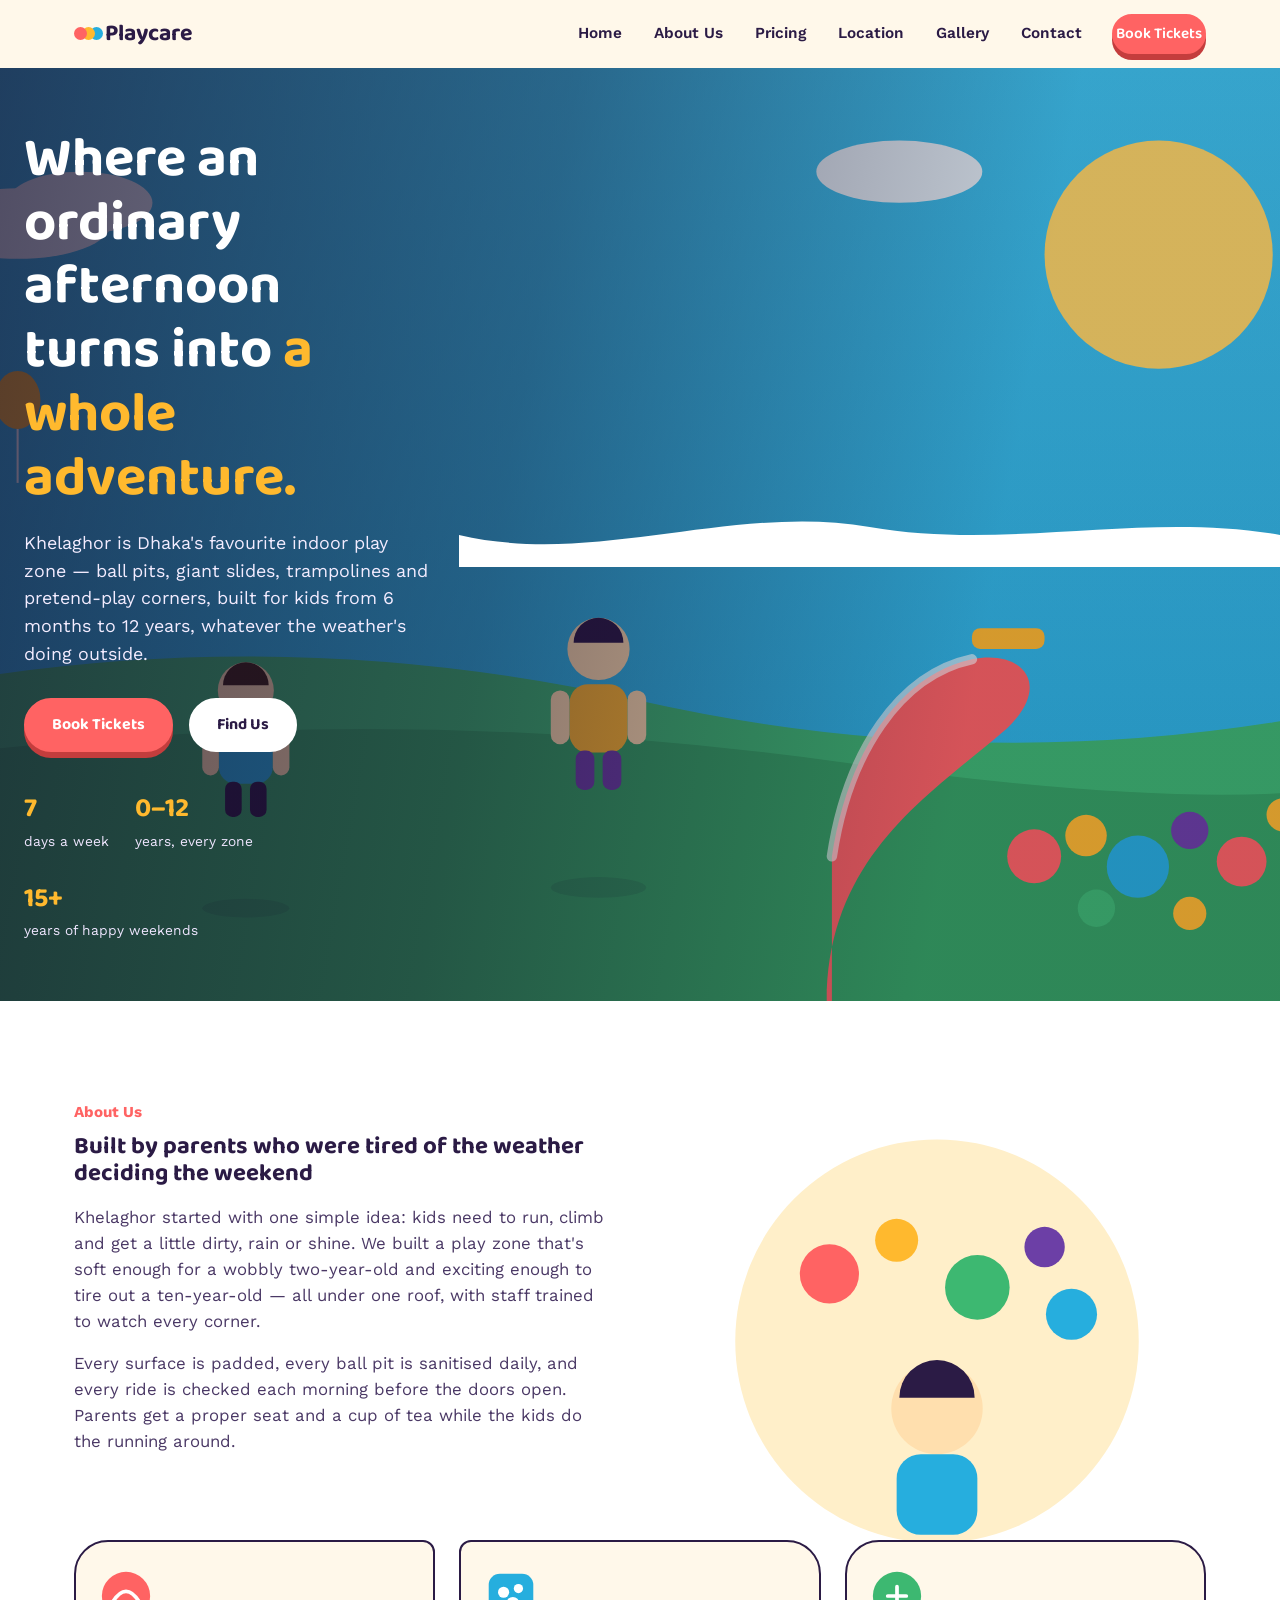
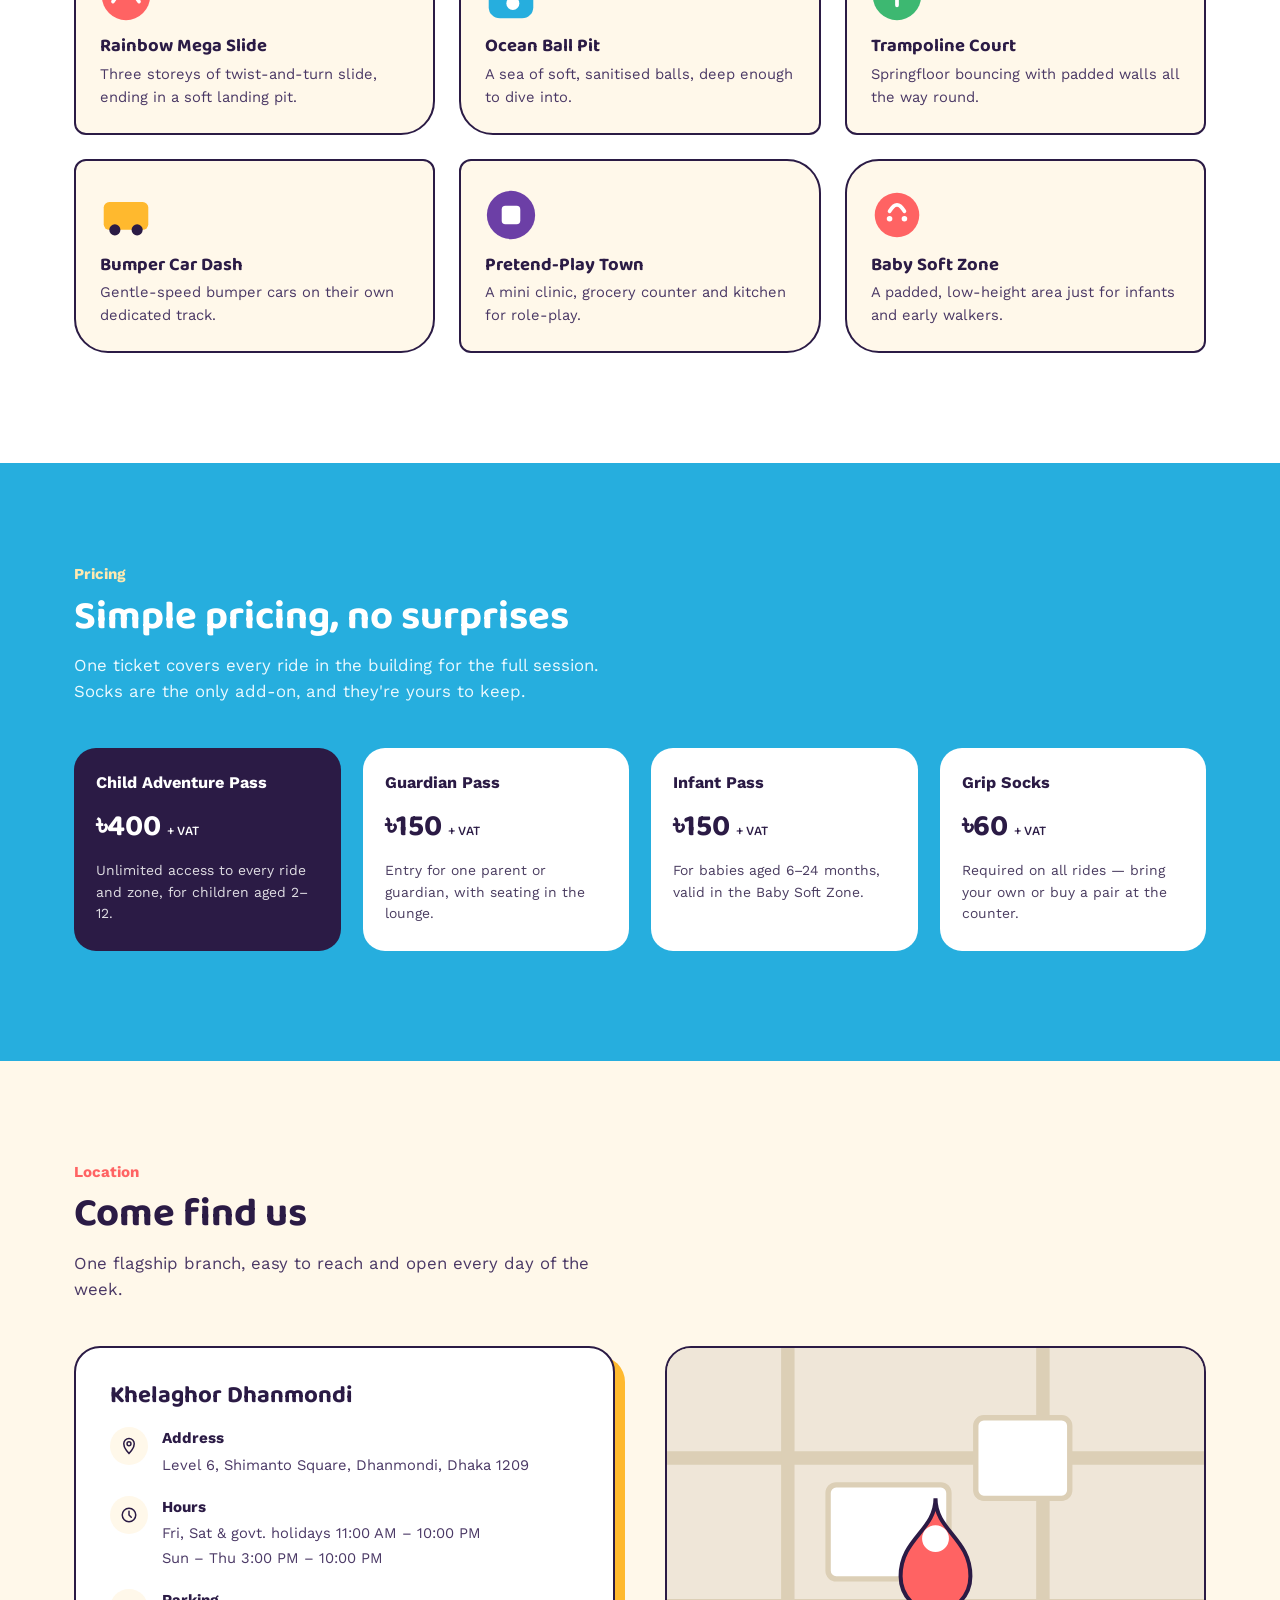
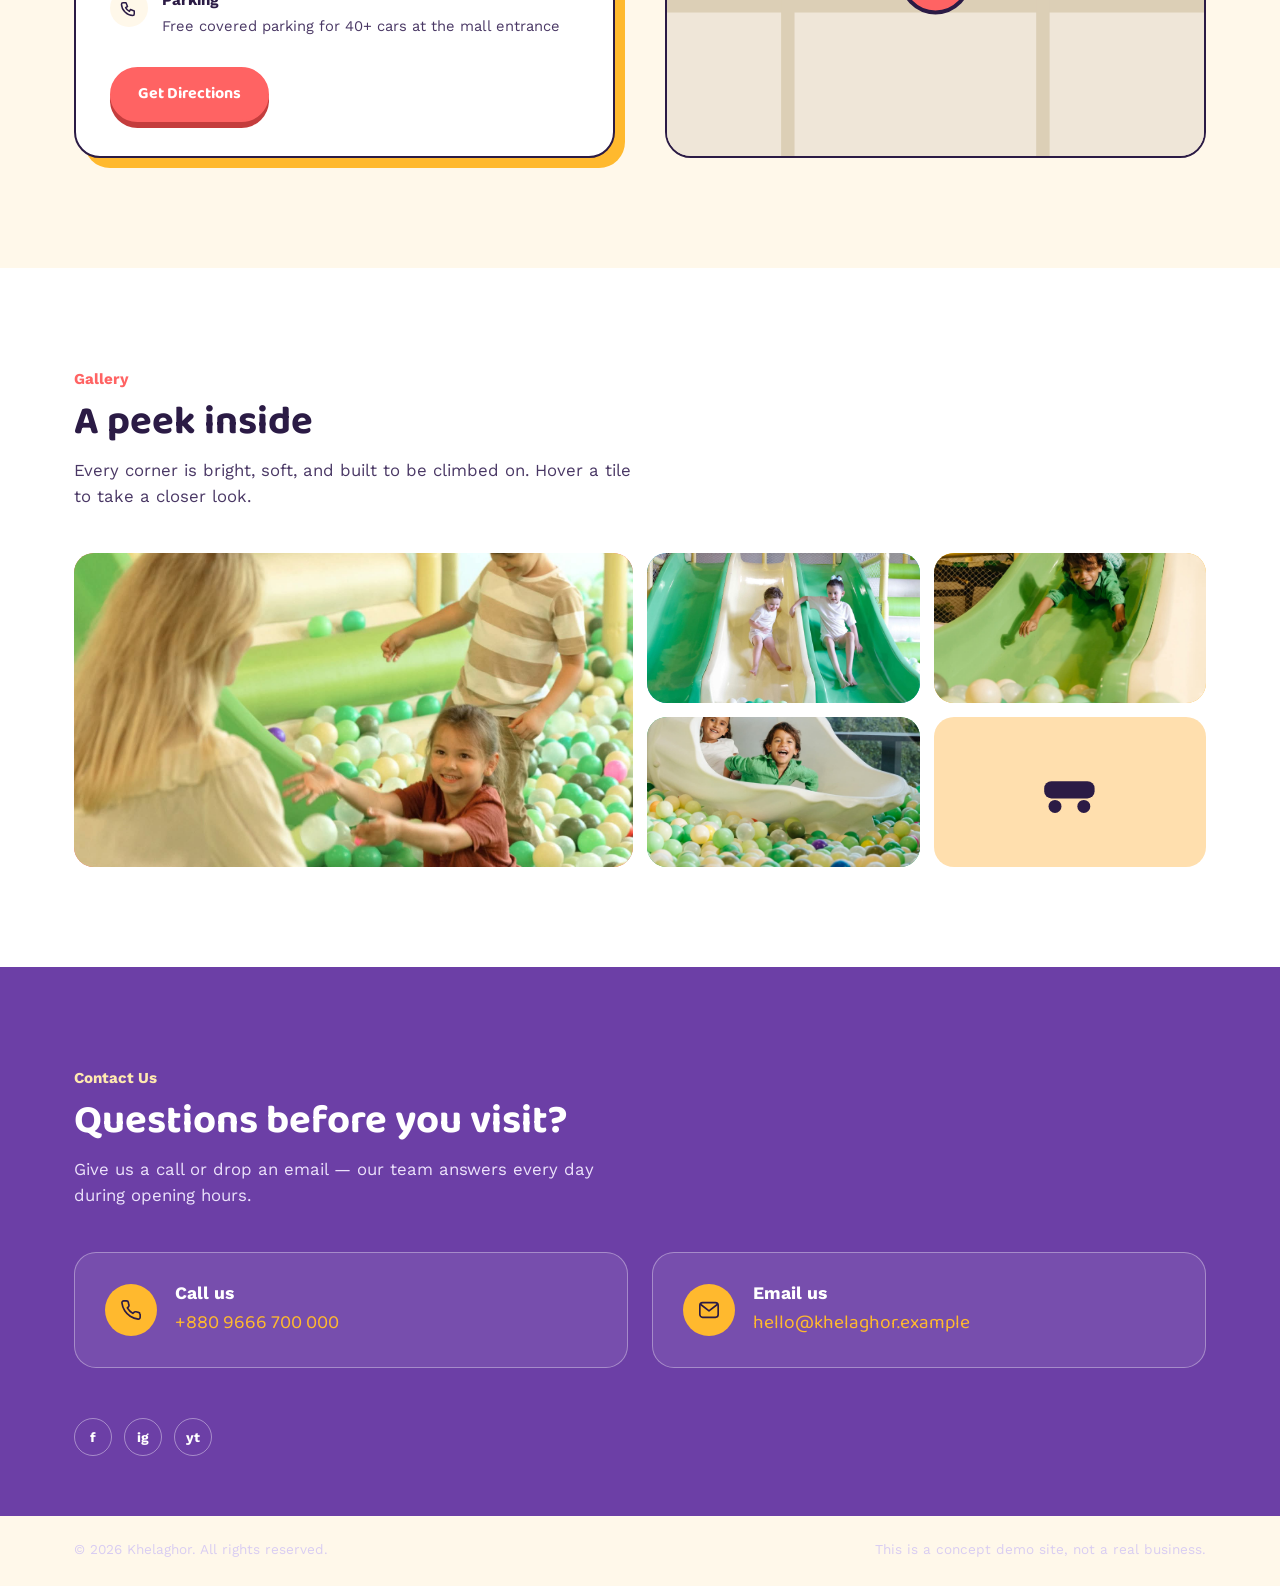
<file: khelaghor-playground.html>
<!DOCTYPE html>
<html lang="en">
<head>
<meta charset="UTF-8">
<meta name="viewport" content="width=device-width, initial-scale=1.0, viewport-fit=cover">
<title>Khelaghor | Dhaka's Favourite Indoor Play Zone</title>
<meta name="description" content="Khelaghor is Dhaka's favourite indoor playground — ball pits, slides, trampolines and birthday parties for kids 0-12.">
<link rel="preconnect" href="https://fonts.googleapis.com">
<link rel="preconnect" href="https://fonts.gstatic.com" crossorigin>
<link href="https://fonts.googleapis.com/css2?family=Baloo+2:wght@500;600;700;800&family=Work+Sans:wght@400;500;600;700&display=swap" rel="stylesheet">
<style>
  :root{
    --cream:#FFF8EA;
    --ink:#2B1B45;
    --sun:#FFB92E;
    --sky:#26AEDE;
    --coral:#FF6363;
    --leaf:#3DB871;
    --grape:#6C3FA6;
    --paper:#FFFFFF;
    --max:1180px;
  }
  *{box-sizing:border-box;}
  html{scroll-behavior:smooth;}
  body{
    margin:0;
    font-family:'Work Sans', sans-serif;
    color:var(--ink);
    background:var(--cream);
    line-height:1.55;
    -webkit-font-smoothing:antialiased;
    overflow-x:hidden;
  }
  h1,h2,h3,h4,.brand{
    font-family:'Baloo 2', sans-serif;
    font-weight:700;
    line-height:1.14;
    margin:0;
  }
  a{color:inherit;text-decoration:none;}
  img,svg{display:block;max-width:100%;}
  ul{margin:0;padding:0;list-style:none;}
  button{font:inherit;}
  .wrap{max-width:var(--max);margin:0 auto;padding:0 24px;}
  section{position:relative;overflow:hidden;}

  @media (prefers-reduced-motion: reduce){
    *{animation:none !important; transition:none !important;}
  }

  /* ---------- reveal-on-scroll ---------- */
  .reveal{opacity:0;transform:translateY(26px);transition:opacity .7s ease, transform .7s ease;}
  .reveal.in-view{opacity:1;transform:translateY(0);}

  /* ---------- NAV ---------- */
  header{
    position:sticky;top:0;z-index:60;
    background:rgba(255,248,234,0.9);
    backdrop-filter:blur(8px);
    transition:box-shadow .25s ease, background .25s ease;
  }
  header.scrolled{box-shadow:0 4px 18px rgba(43,27,69,0.12);background:rgba(255,248,234,0.98);}
  .navbar{
    display:flex;align-items:center;justify-content:space-between;
    padding:14px 24px;max-width:var(--max);margin:0 auto;position:relative;z-index:70;
  }
  .brand{display:flex;align-items:center;gap:2px;font-size:1.45rem;color:var(--ink);}
  .brand .dot{
    width:13px;height:13px;border-radius:50%;background:var(--coral);
    box-shadow:8px 0 0 var(--sun), 16px 0 0 var(--sky);
    margin-right:16px;
  }
  nav.links{display:flex;gap:28px;align-items:center;}
  nav.links a{
    font-weight:600;font-size:0.96rem;padding:6px 2px;
    background-image:linear-gradient(var(--coral),var(--coral));
    background-repeat:no-repeat;background-size:0% 2px;background-position:0 100%;
    transition:background-size .25s ease;
  }
  nav.links a:hover{background-size:100% 2px;}
  .btn{
    display:inline-flex;align-items:center;justify-content:center;gap:8px;
    padding:13px 26px;border-radius:999px;font-weight:700;
    font-family:'Baloo 2',sans-serif;font-size:1rem;
    border:2px solid var(--ink);cursor:pointer;
    transition:transform .18s ease, box-shadow .18s ease;
  }
  .btn:hover{transform:translateY(-3px);}
  .btn:active{transform:translateY(0) scale(.97);}
  .btn-primary{background:var(--coral);color:var(--paper);border-color:var(--coral);box-shadow:0 6px 0 #C43D3D;}
  .btn-primary:hover{box-shadow:0 8px 0 #C43D3D;}
  .btn-primary:active{box-shadow:0 3px 0 #C43D3D;}
  .btn-ghost{background:var(--paper);color:var(--ink);}
  .btn-light{background:var(--paper);color:var(--ink);border-color:var(--paper);}

  .menu-toggle{
    display:none;background:none;border:none;cursor:pointer;
    width:40px;height:34px;position:relative;z-index:70;
  }
  .menu-toggle span{
    position:absolute;left:6px;right:6px;height:3px;border-radius:3px;background:var(--ink);
    transition:transform .3s ease, opacity .3s ease, top .3s ease;
  }
  .menu-toggle span:nth-child(1){top:8px;}
  .menu-toggle span:nth-child(2){top:16px;}
  .menu-toggle span:nth-child(3){top:24px;}
  .menu-toggle.open span:nth-child(1){top:16px;transform:rotate(45deg);}
  .menu-toggle.open span:nth-child(2){opacity:0;}
  .menu-toggle.open span:nth-child(3){top:16px;transform:rotate(-45deg);}

  /* ---------- HOME / HERO ---------- */
  .hero{
    position:relative;
    min-height:88vh;
    display:flex;align-items:center;
  }
  .hero-bg{position:absolute;inset:0;z-index:0;}
  .hero-bg svg{width:100%;height:100%;object-fit:cover;}
  .hero-scrim{
    position:absolute;inset:0;z-index:1;
    background:linear-gradient(100deg, rgba(20,10,40,0.72) 0%, rgba(20,10,40,0.5) 40%, rgba(20,10,40,0.18) 75%);
  }
  .hero-content{position:relative;z-index:2;max-width:640px;padding:60px 0;color:var(--paper);}
  .hero-content h1{font-size:clamp(2.3rem,5.4vw,3.5rem);}
  .hero-content h1 span{color:var(--sun);}
  .hero-content p.lead{font-size:1.12rem;max-width:44ch;margin:18px 0 30px;color:#f3ecff;}
  .hero-actions{display:flex;gap:16px;flex-wrap:wrap;}
  .hero-stats{display:flex;gap:26px;margin-top:36px;flex-wrap:wrap;}
  .hero-stats div strong{display:block;font-family:'Baloo 2',sans-serif;font-size:1.7rem;color:var(--sun);}
  .hero-stats div{font-size:0.86rem;color:#efe6ff;}

  .float{animation:bob 4.5s ease-in-out infinite;}
  .float2{animation:bob 5.6s ease-in-out infinite .6s;}
  .float3{animation:bob 3.9s ease-in-out infinite 1.1s;}
  @keyframes bob{0%,100%{transform:translateY(0);}50%{transform:translateY(-16px);}}

  .wave{display:block;width:100%;line-height:0;position:relative;z-index:2;}
  .wave svg{width:100%;height:64px;}

  /* ---------- SECTION HEADINGS ---------- */
  .section-head{max-width:560px;margin-bottom:44px;}
  .eyebrow{font-weight:700;color:var(--coral);font-size:0.95rem;margin-bottom:8px;}
  .section-head h2{font-size:clamp(1.9rem,3.6vw,2.5rem);}
  .section-head p{margin-top:12px;color:#4a3865;font-size:1.05rem;}

  /* ---------- ABOUT ---------- */
  .about{background:var(--paper);padding:100px 0 110px;}
  .about-top{display:grid;grid-template-columns:1fr 1fr;gap:56px;align-items:center;margin-bottom:70px;}
  .about-top p{color:#4a3865;font-size:1.05rem;margin:16px 0;}
  .about-art{position:relative;height:320px;}
  .zone-grid{display:grid;grid-template-columns:repeat(3,1fr);gap:24px;}
  .zone-card{
    background:var(--cream);
    padding:28px 24px 24px;
    border:2px solid var(--ink);
    transition:transform .25s ease, box-shadow .25s ease;
  }
  .zone-card:hover{transform:translateY(-6px);box-shadow:8px 10px 0 rgba(43,27,69,0.18);}
  .zone-card:nth-child(1){border-radius:34px 12px 34px 12px;}
  .zone-card:nth-child(2){border-radius:12px 34px 12px 34px;}
  .zone-card:nth-child(3){border-radius:34px 34px 12px 12px;}
  .zone-card:nth-child(4){border-radius:12px 12px 34px 34px;}
  .zone-card:nth-child(5){border-radius:12px 34px 34px 12px;}
  .zone-card:nth-child(6){border-radius:34px 12px 12px 34px;}
  .zone-icon{width:52px;height:52px;margin-bottom:14px;}
  .zone-card h3{font-size:1.15rem;margin-bottom:6px;}
  .zone-card p{font-size:0.92rem;color:#4a3865;margin:0;}

  /* ---------- PRICING ---------- */
  .pricing{background:var(--sky);padding:100px 0 110px;color:var(--paper);}
  .pricing .section-head h2{color:var(--paper);}
  .pricing .section-head p{color:#eaf9ff;}
  .price-grid{display:grid;grid-template-columns:repeat(4,1fr);gap:22px;}
  .price-card{
    background:var(--paper);color:var(--ink);border-radius:22px;
    padding:26px 22px;display:flex;flex-direction:column;gap:10px;
    transition:transform .25s ease;
  }
  .price-card:hover{transform:translateY(-8px);}
  .price-card.highlight{background:var(--ink);color:var(--paper);}
  .price-card .amount{font-family:'Baloo 2',sans-serif;font-size:1.9rem;font-weight:700;}
  .price-card .amount small{font-size:0.85rem;font-weight:500;}
  .price-card h4{font-size:1.02rem;font-family:'Work Sans';font-weight:700;}
  .price-card p{font-size:0.87rem;margin:0;opacity:0.85;}

  /* ---------- LOCATION ---------- */
  .location{background:var(--cream);padding:100px 0 110px;}
  .loc-grid{display:grid;grid-template-columns:1fr 1fr;gap:50px;align-items:stretch;}
  .loc-card{
    background:var(--paper);border:2px solid var(--ink);border-radius:26px;
    padding:34px;box-shadow:10px 10px 0 var(--sun);
  }
  .loc-card h3{font-size:1.5rem;margin-bottom:18px;}
  .loc-row{display:flex;gap:14px;margin-bottom:18px;align-items:flex-start;}
  .loc-icon{
    flex:none;width:38px;height:38px;border-radius:50%;background:var(--cream);
    display:flex;align-items:center;justify-content:center;
  }
  .loc-row b{display:block;font-size:0.95rem;margin-bottom:2px;}
  .loc-row span{font-size:0.92rem;color:#4a3865;}
  .map-art{
    border-radius:26px;border:2px solid var(--ink);overflow:hidden;position:relative;
    min-height:320px;background:#EFE6D8;
  }
  .map-art svg{width:100%;height:100%;position:absolute;inset:0;}
  .pin{animation:bob 2.4s ease-in-out infinite;}

  /* ---------- GALLERY ---------- */
  .gallery{background:var(--paper);padding:100px 0 100px;}
  .gal-grid{display:grid;grid-template-columns:repeat(4,1fr);grid-auto-rows:150px;gap:14px;}
  .gal-tile{
    border-radius:20px;position:relative;overflow:hidden;cursor:pointer;
  }
  .gal-tile.big{grid-column:span 2;grid-row:span 2;}
  .gal-inner{
    position:absolute;inset:0;display:flex;align-items:center;justify-content:center;
    transition:transform .45s ease;
  }
  .gal-tile:hover .gal-inner, .gal-tile:active .gal-inner{transform:scale(1.14);}
  .gal-inner svg{width:48%;height:48%;}
  .gal-caption{
    position:absolute;left:0;right:0;bottom:0;padding:14px 16px;
    font-family:'Baloo 2',sans-serif;font-size:0.95rem;color:#fff;
    background:linear-gradient(0deg, rgba(0,0,0,0.55), rgba(0,0,0,0));
    transform:translateY(100%);transition:transform .3s ease;
  }
  .gal-tile:hover .gal-caption, .gal-tile:active .gal-caption{transform:translateY(0);}

  /* ---------- CONTACT ---------- */
  .contact{background:var(--grape);color:var(--paper);padding:100px 0 60px;}
  .contact .section-head h2{color:var(--paper);}
  .contact .section-head p{color:#ece2fb;}
  .contact-grid{display:grid;grid-template-columns:1fr 1fr;gap:24px;margin-bottom:50px;}
  .contact-card{
    background:rgba(255,255,255,0.08);border:1.5px solid rgba(255,255,255,0.35);
    border-radius:22px;padding:30px;display:flex;gap:18px;align-items:center;
    transition:transform .25s ease, background .25s ease;
  }
  .contact-card:hover{transform:translateY(-5px);background:rgba(255,255,255,0.14);}
  .contact-icon{
    flex:none;width:52px;height:52px;border-radius:50%;background:var(--sun);
    display:flex;align-items:center;justify-content:center;
  }
  .contact-card h4{font-size:1.1rem;margin-bottom:4px;font-family:'Work Sans';font-weight:700;}
  .contact-card a.big-link, .contact-card span.big-link{font-family:'Baloo 2',sans-serif;font-size:1.2rem;color:var(--sun);}
  .socials{display:flex;gap:12px;margin-top:8px;}
  .socials a{
    width:38px;height:38px;border-radius:50%;border:1.5px solid rgba(255,255,255,0.4);
    display:flex;align-items:center;justify-content:center;font-size:0.85rem;font-weight:700;
    transition:background .2s ease, transform .2s ease;
  }
  .socials a:hover{background:var(--sun);color:var(--ink);border-color:var(--sun);transform:translateY(-3px);}

  footer.foot-bottom{
    border-top:1px solid rgba(255,255,255,0.2);padding-top:22px;
    display:flex;justify-content:space-between;flex-wrap:wrap;gap:10px;
    font-size:0.85rem;color:#d9cdf2;max-width:var(--max);margin:0 auto;padding-left:24px;padding-right:24px;padding-bottom:26px;
  }

  /* ---------- RESPONSIVE ---------- */
  @media (max-width:980px){
    nav.links{
      position:fixed;inset:0 0 0 auto;top:0;height:100vh;width:min(80vw,320px);
      background:var(--cream);flex-direction:column;justify-content:center;align-items:flex-start;
      gap:8px;padding:40px;transform:translateX(100%);transition:transform .35s ease;z-index:65;
      box-shadow:-8px 0 30px rgba(0,0,0,0.15);
    }
    nav.links.open{transform:translateX(0);}
    nav.links a{font-size:1.3rem;padding:12px 0;width:100%;}
    nav.links .btn{margin-top:14px;}
    .menu-toggle{display:block;}
    .about-top{grid-template-columns:1fr;}
    .about-art{height:240px;order:-1;}
    .zone-grid{grid-template-columns:repeat(2,1fr);}
    .price-grid{grid-template-columns:repeat(2,1fr);}
    .loc-grid{grid-template-columns:1fr;}
    .map-art{min-height:260px;}
    .gal-grid{grid-template-columns:repeat(2,1fr);}
    .contact-grid{grid-template-columns:1fr;}
  }
  @media (max-width:640px){
    .wrap{padding:0 18px;}
    .hero{min-height:82svh;}
    .hero-content{padding:40px 0;}
    .hero-stats{gap:20px;}
    .hero-scrim{background:linear-gradient(180deg, rgba(20,10,40,0.5) 0%, rgba(20,10,40,0.82) 78%);}
    .zone-grid{grid-template-columns:1fr;}
    .price-grid{grid-template-columns:1fr;}
    .gal-grid{grid-template-columns:1fr 1fr;grid-auto-rows:130px;}
    .gal-tile.big{grid-column:span 2;grid-row:span 1;}
    .loc-card{padding:26px 22px;}
    .contact-card{padding:22px;flex-direction:column;text-align:center;}
    .socials{justify-content:center;}
    footer.foot-bottom{flex-direction:column;text-align:center;}
    .about, .pricing, .location, .gallery, .contact{padding-top:70px;padding-bottom:70px;}
  }

  :focus-visible{outline:3px solid var(--sun);outline-offset:3px;}
</style>
</head>
<body>

<header id="site-header">
  <div class="navbar">
    <a href="#home" class="brand"><span class="dot"></span>Playcare</a>
    <nav class="links" id="navLinks">
      <a href="#home" class="nav-link">Home</a>
      <a href="#about" class="nav-link">About Us</a>
      <a href="#pricing" class="nav-link">Pricing</a>
      <a href="#location" class="nav-link">Location</a>
      <a href="#gallery" class="nav-link">Gallery</a>
      <a href="#contact" class="nav-link">Contact</a>
      <a href="#pricing" class="btn btn-primary nav-link">Book Tickets</a>
    </nav>
    <button class="menu-toggle" id="menuToggle" aria-label="Toggle menu" aria-expanded="false">
      <span></span><span></span><span></span>
    </button>
  </div>
</header>

<section class="hero" id="home">
  <div class="hero-bg">
    <svg viewBox="0 0 1600 900" preserveAspectRatio="xMidYMid slice" xmlns="http://www.w3.org/2000/svg">
      <defs>
        <linearGradient id="sky" x1="0" y1="0" x2="0" y2="1">
          <stop offset="0%" stop-color="#3EC6F0"/>
          <stop offset="100%" stop-color="#26AEDE"/>
        </linearGradient>
      </defs>
      <rect width="1600" height="900" fill="url(#sky)"/>
      <circle cx="1300" cy="180" r="110" fill="#FFD866"/>
      <g opacity="0.9">
        <ellipse cx="200" cy="150" rx="90" ry="34" fill="#fff"/>
        <ellipse cx="260" cy="130" rx="70" ry="30" fill="#fff"/>
        <ellipse cx="1050" cy="100" rx="80" ry="30" fill="#fff"/>
      </g>
      <path d="M0 620 Q400 520 800 610 T1600 590 L1600 900 L0 900 Z" fill="#3DB871"/>
      <path d="M0 680 Q500 600 1000 670 T1600 650 L1600 900 L0 900 Z" fill="#34A362"/>
      <g>
        <circle cx="1180" cy="760" r="26" fill="#FF6363"/>
        <circle cx="1230" cy="740" r="20" fill="#FFB92E"/>
        <circle cx="1280" cy="770" r="30" fill="#26AEDE"/>
        <circle cx="1330" cy="735" r="18" fill="#6C3FA6"/>
        <circle cx="1380" cy="765" r="24" fill="#FF6363"/>
        <circle cx="1420" cy="720" r="16" fill="#FFB92E"/>
        <circle cx="1470" cy="760" r="22" fill="#3DB871"/>
        <circle cx="1510" cy="800" r="20" fill="#26AEDE"/>
        <circle cx="1240" cy="810" r="18" fill="#3DB871"/>
        <circle cx="1330" cy="815" r="16" fill="#FFB92E"/>
      </g>
      <g>
        <path d="M980 900 C980 760 1080 700 1150 640 C1200 596 1170 560 1120 570 C1050 585 1000 660 985 760 L985 900 Z" fill="#FF6363"/>
        <path d="M985 760 C1000 660 1050 585 1120 570" stroke="#fff" stroke-width="10" fill="none" stroke-linecap="round" opacity="0.6"/>
        <rect x="1120" y="540" width="70" height="20" rx="8" fill="#FFB92E"/>
      </g>
      <g transform="translate(760,560)">
        <ellipse cx="0" cy="230" rx="46" ry="10" fill="#123" opacity="0.12"/>
        <circle cx="0" cy="0" r="30" fill="#FFDFAE"/>
        <path d="M-24 -6 a24 24 0 0 1 48 0" fill="#2B1B45"/>
        <rect x="-28" y="34" width="56" height="66" rx="18" fill="#FFB92E"/>
        <rect x="-46" y="40" width="18" height="52" rx="9" fill="#FFDFAE"/>
        <rect x="28" y="40" width="18" height="52" rx="9" fill="#FFDFAE"/>
        <rect x="-22" y="98" width="18" height="38" rx="8" fill="#6C3FA6"/>
        <rect x="4" y="98" width="18" height="38" rx="8" fill="#6C3FA6"/>
      </g>
      <g transform="translate(420,600)">
        <ellipse cx="0" cy="210" rx="42" ry="9" fill="#123" opacity="0.12"/>
        <circle cx="0" cy="0" r="27" fill="#FFDFAE"/>
        <path d="M-22 -5 a22 22 0 0 1 44 0" fill="#3B2312"/>
        <rect x="-26" y="30" width="52" height="60" rx="16" fill="#26AEDE"/>
        <rect x="-42" y="36" width="16" height="46" rx="8" fill="#FFDFAE"/>
        <rect x="26" y="36" width="16" height="46" rx="8" fill="#FFDFAE"/>
        <rect x="-20" y="88" width="16" height="34" rx="7" fill="#2B1B45"/>
        <rect x="4" y="88" width="16" height="34" rx="7" fill="#2B1B45"/>
      </g>
      <g>
        <ellipse cx="140" cy="360" rx="26" ry="32" fill="#FF6363"/>
        <line x1="140" y1="392" x2="140" y2="440" stroke="#fff" stroke-width="2"/>
        <ellipse cx="200" cy="320" rx="22" ry="28" fill="#FFB92E"/>
        <line x1="200" y1="348" x2="200" y2="400" stroke="#fff" stroke-width="2"/>
      </g>
    </svg>
  </div>
  <div class="hero-scrim"></div>
  <div class="wrap">
    <div class="hero-content">
      <h1>Where an ordinary afternoon<br>turns into <span>a whole adventure.</span></h1>
      <p class="lead">Khelaghor is Dhaka's favourite indoor play zone — ball pits, giant slides, trampolines and pretend-play corners, built for kids from 6 months to 12 years, whatever the weather's doing outside.</p>
      <div class="hero-actions">
        <a href="#pricing" class="btn btn-primary">Book Tickets</a>
        <a href="#location" class="btn btn-light">Find Us</a>
      </div>
      <div class="hero-stats">
        <div><strong>7</strong>days a week</div>
        <div><strong>0–12</strong>years, every zone</div>
        <div><strong>15+</strong>years of happy weekends</div>
      </div>
    </div>
  </div>
  <div class="wave">
    <svg viewBox="0 0 1200 64" preserveAspectRatio="none"><path d="M0,32 C200,64 400,0 600,24 C800,48 1000,8 1200,32 L1200,64 L0,64 Z" fill="#FFFFFF"></path></svg>
  </div>
</section>

<section class="about" id="about">
  <div class="wrap">
    <div class="about-top reveal">
      <div>
        <div class="eyebrow">About Us</div>
        <h2>Built by parents who were tired of the weather deciding the weekend</h2>
        <p>Khelaghor started with one simple idea: kids need to run, climb and get a little dirty, rain or shine. We built a play zone that's soft enough for a wobbly two-year-old and exciting enough to tire out a ten-year-old — all under one roof, with staff trained to watch every corner.</p>
        <p>Every surface is padded, every ball pit is sanitised daily, and every ride is checked each morning before the doors open. Parents get a proper seat and a cup of tea while the kids do the running around.</p>
      </div>
      <div class="about-art">
        <svg viewBox="0 0 400 320" xmlns="http://www.w3.org/2000/svg">
          <circle cx="200" cy="160" r="150" fill="#FFEFC9"/>
          <g class="float">
            <circle cx="120" cy="110" r="22" fill="#FF6363"/>
            <circle cx="170" cy="85" r="16" fill="#FFB92E"/>
            <circle cx="230" cy="120" r="24" fill="#3DB871"/>
          </g>
          <g class="float2">
            <circle cx="280" cy="90" r="15" fill="#6C3FA6"/>
            <circle cx="300" cy="140" r="19" fill="#26AEDE"/>
          </g>
          <g transform="translate(200,210)" class="float3">
            <circle cx="0" cy="0" r="34" fill="#FFDFAE"/>
            <path d="M-28 -8 a28 28 0 0 1 56 0" fill="#2B1B45"/>
            <rect x="-30" y="34" width="60" height="60" rx="18" fill="#26AEDE"/>
          </g>
        </svg>
      </div>
    </div>

    <div class="zone-grid reveal">
      <div class="zone-card">
        <svg class="zone-icon" viewBox="0 0 56 56"><circle cx="28" cy="28" r="26" fill="#FF6363"/><path d="M14 34 Q28 12 42 34" stroke="#fff" stroke-width="4" fill="none" stroke-linecap="round"/></svg>
        <h3>Rainbow Mega Slide</h3>
        <p>Three storeys of twist-and-turn slide, ending in a soft landing pit.</p>
      </div>
      <div class="zone-card">
        <svg class="zone-icon" viewBox="0 0 56 56"><rect x="4" y="4" width="48" height="48" rx="12" fill="#26AEDE"/><circle cx="20" cy="24" r="6" fill="#fff"/><circle cx="36" cy="20" r="5" fill="#fff"/><circle cx="30" cy="36" r="7" fill="#fff"/></svg>
        <h3>Ocean Ball Pit</h3>
        <p>A sea of soft, sanitised balls, deep enough to dive into.</p>
      </div>
      <div class="zone-card">
        <svg class="zone-icon" viewBox="0 0 56 56"><circle cx="28" cy="28" r="26" fill="#3DB871"/><path d="M18 28 L38 28 M28 18 L28 38" stroke="#fff" stroke-width="4" stroke-linecap="round"/></svg>
        <h3>Trampoline Court</h3>
        <p>Springfloor bouncing with padded walls all the way round.</p>
      </div>
      <div class="zone-card">
        <svg class="zone-icon" viewBox="0 0 56 56"><rect x="4" y="14" width="48" height="30" rx="6" fill="#FFB92E"/><circle cx="16" cy="44" r="6" fill="#2B1B45"/><circle cx="40" cy="44" r="6" fill="#2B1B45"/></svg>
        <h3>Bumper Car Dash</h3>
        <p>Gentle-speed bumper cars on their own dedicated track.</p>
      </div>
      <div class="zone-card">
        <svg class="zone-icon" viewBox="0 0 56 56"><circle cx="28" cy="28" r="26" fill="#6C3FA6"/><rect x="18" y="18" width="20" height="20" rx="4" fill="#fff"/></svg>
        <h3>Pretend-Play Town</h3>
        <p>A mini clinic, grocery counter and kitchen for role-play.</p>
      </div>
      <div class="zone-card">
        <svg class="zone-icon" viewBox="0 0 56 56"><rect x="4" y="4" width="48" height="48" rx="24" fill="#FF6363"/><path d="M20 24 q8 -14 16 0" stroke="#fff" stroke-width="4" fill="none" stroke-linecap="round"/><circle cx="20" cy="32" r="3" fill="#fff"/><circle cx="36" cy="32" r="3" fill="#fff"/></svg>
        <h3>Baby Soft Zone</h3>
        <p>A padded, low-height area just for infants and early walkers.</p>
      </div>
    </div>
  </div>
</section>

<section class="pricing" id="pricing">
  <div class="wrap">
    <div class="section-head reveal">
      <div class="eyebrow" style="color:#FFE9B0;">Pricing</div>
      <h2>Simple pricing, no surprises</h2>
      <p>One ticket covers every ride in the building for the full session. Socks are the only add-on, and they're yours to keep.</p>
    </div>
    <div class="price-grid reveal">
      <div class="price-card highlight">
        <h4>Child Adventure Pass</h4>
        <div class="amount">৳400 <small>+ VAT</small></div>
        <p>Unlimited access to every ride and zone, for children aged 2–12.</p>
      </div>
      <div class="price-card">
        <h4>Guardian Pass</h4>
        <div class="amount">৳150 <small>+ VAT</small></div>
        <p>Entry for one parent or guardian, with seating in the lounge.</p>
      </div>
      <div class="price-card">
        <h4>Infant Pass</h4>
        <div class="amount">৳150 <small>+ VAT</small></div>
        <p>For babies aged 6–24 months, valid in the Baby Soft Zone.</p>
      </div>
      <div class="price-card">
        <h4>Grip Socks</h4>
        <div class="amount">৳60 <small>+ VAT</small></div>
        <p>Required on all rides — bring your own or buy a pair at the counter.</p>
      </div>
    </div>
  </div>
</section>

<section class="location" id="location">
  <div class="wrap">
    <div class="section-head reveal">
      <div class="eyebrow">Location</div>
      <h2>Come find us</h2>
      <p>One flagship branch, easy to reach and open every day of the week.</p>
    </div>
    <div class="loc-grid reveal">
      <div class="loc-card">
        <h3>Khelaghor Dhanmondi</h3>
        <div class="loc-row">
          <div class="loc-icon">
            <svg width="18" height="18" viewBox="0 0 24 24" fill="none"><path d="M12 22s7-7.4 7-13a7 7 0 1 0-14 0c0 5.6 7 13 7 13z" stroke="#2B1B45" stroke-width="2"/><circle cx="12" cy="9" r="2.6" stroke="#2B1B45" stroke-width="2"/></svg>
          </div>
          <div><b>Address</b><span>Level 6, Shimanto Square, Dhanmondi, Dhaka 1209</span></div>
        </div>
        <div class="loc-row">
          <div class="loc-icon">
            <svg width="18" height="18" viewBox="0 0 24 24" fill="none"><circle cx="12" cy="12" r="9" stroke="#2B1B45" stroke-width="2"/><path d="M12 7v5l3 3" stroke="#2B1B45" stroke-width="2" stroke-linecap="round"/></svg>
          </div>
          <div><b>Hours</b><span>Fri, Sat &amp; govt. holidays 11:00 AM – 10:00 PM<br>Sun – Thu 3:00 PM – 10:00 PM</span></div>
        </div>
        <div class="loc-row">
          <div class="loc-icon">
            <svg width="18" height="18" viewBox="0 0 24 24" fill="none"><path d="M4 5h4l2 5-2.5 1.5a11 11 0 0 0 5 5L14 14l5 2v4a2 2 0 0 1-2 2C9.5 22 2 14.5 2 7a2 2 0 0 1 2-2z" stroke="#2B1B45" stroke-width="2" stroke-linejoin="round"/></svg>
          </div>
          <div><b>Parking</b><span>Free covered parking for 40+ cars at the mall entrance</span></div>
        </div>
        <a href="https://www.google.com/maps/search/?api=1&query=Shimanto+Square+Dhanmondi+Dhaka" target="_blank" rel="noopener" class="btn btn-primary" style="margin-top:10px;">Get Directions</a>
      </div>
      <div class="map-art">
        <svg viewBox="0 0 400 320" preserveAspectRatio="xMidYMid slice">
          <rect width="400" height="320" fill="#EFE6D8"/>
          <path d="M0 90 H400 M0 200 H400" stroke="#DCCFB6" stroke-width="10"/>
          <path d="M90 0 V320 M280 0 V320" stroke="#DCCFB6" stroke-width="10"/>
          <rect x="120" y="110" width="90" height="70" rx="6" fill="#fff" stroke="#DCCFB6" stroke-width="4"/>
          <rect x="230" y="60" width="70" height="60" rx="6" fill="#fff" stroke="#DCCFB6" stroke-width="4"/>
          <g class="pin">
            <path d="M200 120 c0 24 -26 30 -26 58 c0 15 12 27 26 27 s26 -12 26 -27 c0 -28 -26 -34 -26 -58z" fill="#FF6363" stroke="#2B1B45" stroke-width="3"/>
            <circle cx="200" cy="150" r="10" fill="#fff"/>
          </g>
        </svg>
      </div>
    </div>
  </div>
</section>

<section class="gallery" id="gallery">
  <div class="wrap">
    <div class="section-head reveal">
      <div class="eyebrow">Gallery</div>
      <h2>A peek inside</h2>
      <p>Every corner is bright, soft, and built to be climbed on. Hover a tile to take a closer look.</p>
    </div>
    <div class="gal-grid reveal">
      <div class="gal-tile big" style="background:#FF6363;">
        <div class="gal-inner"><img src="photos/1.jpeg" alt=""></div>
        <div class="gal-caption">Rainbow Mega Slide</div>
      </div>
      <div class="gal-tile" style="background:#26AEDE;">
        <div class="gal-inner"><img src="photos/2.jpeg" alt=""></div>
        <div class="gal-caption">Ocean Ball Pit</div>
      </div>
      <div class="gal-tile" style="background:#FFB92E;">
        <div class="gal-inner"><img src="photos/3.jpeg" alt=""></div>
        <div class="gal-caption">Bumper Cars</div>
      </div>
      <div class="gal-tile" style="background:#3DB871;">
        <div class="gal-inner"><img src="photos/4.jpeg" alt=""></div>
        <div class="gal-caption">Trampoline Court</div>
      </div>
      <div class="gal-tile" style="background:#FFDFAE;">
        <div class="gal-inner"><svg viewBox="0 0 100 100"><rect x="15" y="35" width="70" height="24" rx="10" fill="#2B1B45"/><circle cx="30" cy="70" r="9" fill="#2B1B45"/><circle cx="70" cy="70" r="9" fill="#2B1B45"/></svg></div>
        <div class="gal-caption">Baby Soft Zone</div>
      </div>
    </div>
  </div>
</section>

<section class="contact" id="contact">
  <div class="wrap">
    <div class="section-head reveal">
      <div class="eyebrow" style="color:#FFE9B0;">Contact Us</div>
      <h2>Questions before you visit?</h2>
      <p>Give us a call or drop an email — our team answers every day during opening hours.</p>
    </div>
    <div class="contact-grid reveal">
      <div class="contact-card">
        <div class="contact-icon">
          <svg width="22" height="22" viewBox="0 0 24 24" fill="none"><path d="M22 16.9v3a2 2 0 0 1-2.2 2 19.8 19.8 0 0 1-8.6-3.1 19.5 19.5 0 0 1-6-6A19.8 19.8 0 0 1 2.1 4.2 2 2 0 0 1 4.1 2h3a2 2 0 0 1 2 1.7c.1.9.3 1.8.6 2.7a2 2 0 0 1-.5 2.1L8 9.7a16 16 0 0 0 6 6l1.2-1.2a2 2 0 0 1 2.1-.5c.9.3 1.8.5 2.7.6a2 2 0 0 1 1.7 2z" stroke="#2B1B45" stroke-width="1.8" stroke-linejoin="round"/></svg>
        </div>
        <div>
          <h4>Call us</h4>
          <a class="big-link" href="tel:+8809666700000">+880 9666 700 000</a>
        </div>
      </div>
      <div class="contact-card">
        <div class="contact-icon">
          <svg width="22" height="22" viewBox="0 0 24 24" fill="none"><rect x="2" y="4" width="20" height="16" rx="3" stroke="#2B1B45" stroke-width="1.8"/><path d="M3 6l9 7 9-7" stroke="#2B1B45" stroke-width="1.8" stroke-linecap="round" stroke-linejoin="round"/></svg>
        </div>
        <div>
          <h4>Email us</h4>
          <a class="big-link" href="mailto:hello@khelaghor.example">hello@khelaghor.example</a>
        </div>
      </div>
    </div>
    <div class="socials reveal">
      <a href="#" aria-label="Facebook">f</a>
      <a href="#" aria-label="Instagram">ig</a>
      <a href="#" aria-label="YouTube">yt</a>
    </div>
  </div>
</section>

<footer class="foot-bottom">
  <span>&copy; 2026 Khelaghor. All rights reserved.</span>
  <span>This is a concept demo site, not a real business.</span>
</footer>

<script>
  const toggle = document.getElementById('menuToggle');
  const nav = document.getElementById('navLinks');
  toggle.addEventListener('click', () => {
    const open = nav.classList.toggle('open');
    toggle.classList.toggle('open', open);
    toggle.setAttribute('aria-expanded', open);
    document.body.style.overflow = open ? 'hidden' : '';
  });
  nav.querySelectorAll('.nav-link').forEach(a => a.addEventListener('click', () => {
    nav.classList.remove('open');
    toggle.classList.remove('open');
    toggle.setAttribute('aria-expanded', false);
    document.body.style.overflow = '';
  }));

  const header = document.getElementById('site-header');
  window.addEventListener('scroll', () => {
    header.classList.toggle('scrolled', window.scrollY > 12);
  }, { passive: true });

  const io = new IntersectionObserver((entries) => {
    entries.forEach(e => { if (e.isIntersecting) { e.target.classList.add('in-view'); io.unobserve(e.target); } });
  }, { threshold: 0.15 });
  document.querySelectorAll('.reveal').forEach(el => io.observe(el));
</script>

</body>
</html>
</file>
<file: style.css>
*{box-sizing:border-box}html{scroll-behavior:smooth}body{margin:0;font-family:'Noto Sans Bengali',sans-serif;color:#102a43;line-height:1.7}a{text-decoration:none;color:inherit}.wrap{width:min(1140px,92%);margin:auto}header{position:sticky;top:0;z-index:10;background:#ffffffee;backdrop-filter:blur(14px);border-bottom:1px solid #e3eef1}.nav{height:72px;display:flex;align-items:center;justify-content:space-between}.logo{display:flex;align-items:center;gap:10px;font-weight:800;color:#082f49}.logo>b,.contact-logo{width:42px;height:42px;border-radius:13px;display:grid;place-items:center;background:linear-gradient(135deg,#082f49,#10afc4);color:#fff}.logo span{line-height:1;font-size:16px;letter-spacing:1px}.logo small{display:block;font-size:9px;letter-spacing:3px;color:#07839a;margin-top:4px}nav{display:flex;gap:28px;font-size:14px;font-weight:700}nav a:hover{color:#07839a}#menu{display:none;border:0;background:none;font-size:26px}.hero{background:radial-gradient(circle at 85% 15%,#c9f2ee,transparent 30%),linear-gradient(120deg,#f7fcfd,#eaf7f9);padding:95px 0 120px}.hero-grid{display:grid;grid-template-columns:1.05fr .95fr;gap:65px;align-items:center}.hero em,.section em,.cta em{font-style:normal;color:#07839a;font-size:12px;font-weight:800}.hero h1{font-size:clamp(42px,5vw,68px);line-height:1.12;color:#082f49;margin:18px 0}.hero h1 span{color:#07839a}.hero p{color:#627d98;font-size:16px;max-width:650px}.actions{display:flex;gap:12px;margin:28px 0}.btn{display:inline-flex;justify-content:center;padding:12px 20px;border:1px solid #d5e5e9;border-radius:12px;font-weight:800;font-size:13px;background:#fff}.btn.primary{background:#082f49;color:#fff;border-color:#082f49;box-shadow:0 10px 25px #082f4930}.numbers{display:flex;gap:28px}.numbers div{border-left:2px solid #b9dfe5;padding-left:13px}.numbers b{display:block;font-size:21px}.numbers small{font-size:10px;color:#627d98}.mock{background:#fff;border:1px solid #dcebee;border-radius:28px;padding:14px;box-shadow:0 25px 60px #082f4918;transform:rotate(1deg)}.placeholder{height:380px;border-radius:20px;background:linear-gradient(135deg,#d5f1f3,#edf9fa);display:flex;flex-direction:column;align-items:center;justify-content:center;color:#377589;font-size:52px}.placeholder b{font-size:15px}.placeholder small{font-size:10px}.mock-foot{display:flex;justify-content:space-between;padding:16px 8px 4px;font-size:10px;color:#627d98}.mock-foot b{color:#102a43}.mock-foot strong{background:#e7f8f0;color:#16815f;border-radius:99px;padding:6px 10px;height:max-content}.quick{margin-top:-48px;position:relative;z-index:2}.quick-grid{background:#fff;border:1px solid #dcebee;border-radius:18px;box-shadow:0 18px 45px #082f4910;display:grid;grid-template-columns:repeat(3,1fr);padding:18px}.quick-grid div{padding:8px 24px;border-right:1px solid #dcebee}.quick-grid div:last-child{border:0}.quick-grid b,.quick-grid small{display:block}.quick-grid small{font-size:10px;color:#627d98}.section{padding:100px 0}.soft{background:#f5fafb}.split{display:grid;grid-template-columns:.9fr 1.1fr;gap:80px}.section h2,.heading h2,.cta h2{font-size:clamp(30px,4vw,48px);line-height:1.25;color:#082f49;margin:12px 0}.copy{color:#627d98;font-size:14px}.note{background:#edf9fa;border-left:4px solid #10afc4;padding:14px 17px;font-size:11px;border-radius:0 12px 12px 0}.heading{text-align:center;max-width:720px;margin:0 auto 45px}.heading p{color:#627d98;font-size:13px}.services{display:grid;grid-template-columns:repeat(5,1fr);gap:14px}.services article{background:#fff;border:1px solid #dcebee;border-radius:17px;padding:20px;min-height:155px;transition:.25s}.services article:hover{transform:translateY(-5px);box-shadow:0 15px 30px #082f4910}.services small{color:#10afc4;font-weight:900}.services h3{font-size:15px;line-height:1.35;color:#082f49}.services p{font-size:10px;color:#627d98}.infra{display:grid;grid-template-columns:1fr 1fr;gap:65px;align-items:center}.tall{height:390px;margin-top:22px}.infra-list{display:grid;grid-template-columns:1fr 1fr;gap:14px}.infra-list div{border:1px solid #dcebee;border-radius:15px;padding:18px}.infra-list b{display:block;color:#07839a;font-size:19px}.infra-list span{font-size:10px;color:#627d98}.dark{background:#082f49;color:#fff}.dark h2{color:#fff}.light p{color:#b9ccd6}.packages{display:grid;grid-template-columns:repeat(3,1fr);gap:18px}.packages article{background:#fff;color:#102a43;border-radius:23px;padding:27px;position:relative}.packages .featured{border:2px solid #10afc4;transform:translateY(-10px)}.packages article>label{font-size:9px;color:#10afc4;font-weight:900;letter-spacing:1px}.packages article>i{position:absolute;right:17px;top:16px;font-style:normal;background:#dff7f3;color:#08726f;font-size:9px;font-weight:900;padding:5px 9px;border-radius:99px}.packages h3{font-size:23px;margin:17px 0 0;color:#082f49}.packages article>strong{font-size:28px;color:#082f49}.packages strong small{font-size:9px;color:#627d98}.packages article>p{font-size:10px;color:#627d98;min-height:52px}.packages ul{border-top:1px solid #dcebee;padding:12px 0;margin:0 0 18px;list-style:none}.packages li{font-size:10px;color:#476578;margin:7px 0}.packages li:before{content:'✓';color:#10a77b;font-weight:900;margin-right:8px}.disclaimer{text-align:center;color:#8fa7b3;font-size:9px;margin-top:20px}.steps{display:grid;grid-template-columns:repeat(4,1fr);gap:15px}.steps>div{border:1px solid #dcebee;border-radius:18px;padding:23px}.steps b{display:grid;place-items:center;width:34px;height:34px;border-radius:10px;background:#e7f8f6;color:#07839a}.steps h3{font-size:15px;color:#082f49}.steps p{font-size:10px;color:#627d98}.cta{padding:90px 0;background:linear-gradient(135deg,#e7f8f5,#f4fbfd)}.contact-grid{display:grid;grid-template-columns:1.2fr .8fr;gap:65px;align-items:center}.cta h2{font-size:clamp(31px,4vw,50px)}.cta p{color:#627d98;font-size:13px}.contact-card{background:#fff;border:1px solid #dcebee;border-radius:24px;padding:28px;box-shadow:0 20px 50px #082f4912}.contact-logo{margin-bottom:12px}.contact-card h3{margin:0;color:#082f49}.contact-card p{font-size:10px;margin:4px 0 14px}.contact-card>a:not(.btn){display:block;color:#07839a;font-weight:700;font-size:12px;padding:4px 0}.full{width:100%;margin-top:12px}footer{background:#06283d;color:#b9ccd6;padding:45px 0 18px}.foot{display:grid;grid-template-columns:1.5fr 1fr 1fr 1fr;gap:30px}.foot b{color:#fff;font-size:12px}.foot p{font-size:10px}.foot .logo{color:#fff}.bottom{border-top:1px solid #ffffff18;margin-top:30px;padding-top:15px;font-size:9px}@media(max-width:900px){.hero-grid,.split,.infra,.contact-grid{grid-template-columns:1fr}.services{grid-template-columns:repeat(3,1fr)}.packages{grid-template-columns:1fr}.packages .featured{transform:none}.steps{grid-template-columns:repeat(2,1fr)}.foot{grid-template-columns:repeat(2,1fr)}}@media(max-width:650px){nav{display:none;position:absolute;top:72px;left:0;right:0;background:#fff;padding:15px 4%;flex-direction:column;gap:4px;border-bottom:1px solid #dcebee}nav.open{display:flex}#menu{display:block}.hero{padding:65px 0 90px}.hero h1{font-size:40px}.hero p{font-size:13px}.actions{flex-direction:column}.numbers{justify-content:space-between;gap:8px}.quick-grid{grid-template-columns:1fr}.quick-grid div{border-right:0;border-bottom:1px solid #dcebee;padding:12px}.quick-grid div:last-child{border:0}.section{padding:72px 0}.services{grid-template-columns:1fr 1fr}.steps{grid-template-columns:1fr}.foot{grid-template-columns:1fr 1fr}.foot>div:first-child{grid-column:1/-1}.placeholder{height:290px}}@media(max-width:420px){.services,.foot{grid-template-columns:1fr}.foot>div:first-child{grid-column:auto}}
.page-image-section {
  width: 100%;
  padding: 50px 0;
  background: #fff;
}

.page-image-wrap {
  width: 100%;
  max-width: 1200px;
  margin: 0 auto;
  overflow: hidden;
  border-radius: 24px;
  box-shadow: 0 20px 50px rgba(8, 47, 73, 0.14);
  background: #f5fafb;
}

.page-middle-image {
  display: block;
  width: 100%;
  height: auto;
  min-height: 700px;
  object-fit: contain;
  object-position: center;
}

/* Top image */
.page-image-top {
  padding-top: 30px;
  padding-bottom: 60px;
}

/* Bottom image */
.page-image-bottom {
  padding-top: 60px;
  padding-bottom: 80px;
}


/* ==============================
   MOBILE
============================== */

@media (max-width: 700px) {

  .page-image-section {
    padding: 30px 15px;
  }

  .page-image-top {
    padding-top: 20px;
    padding-bottom: 40px;
  }

  .page-image-bottom {
    padding-top: 40px;
    padding-bottom: 60px;
  }

  .page-image-wrap {
    border-radius: 16px;
  }

  .page-middle-image {
    width: 100%;
    height: auto;
    min-height: 0;
    object-fit: contain;
  }
}
</file>
